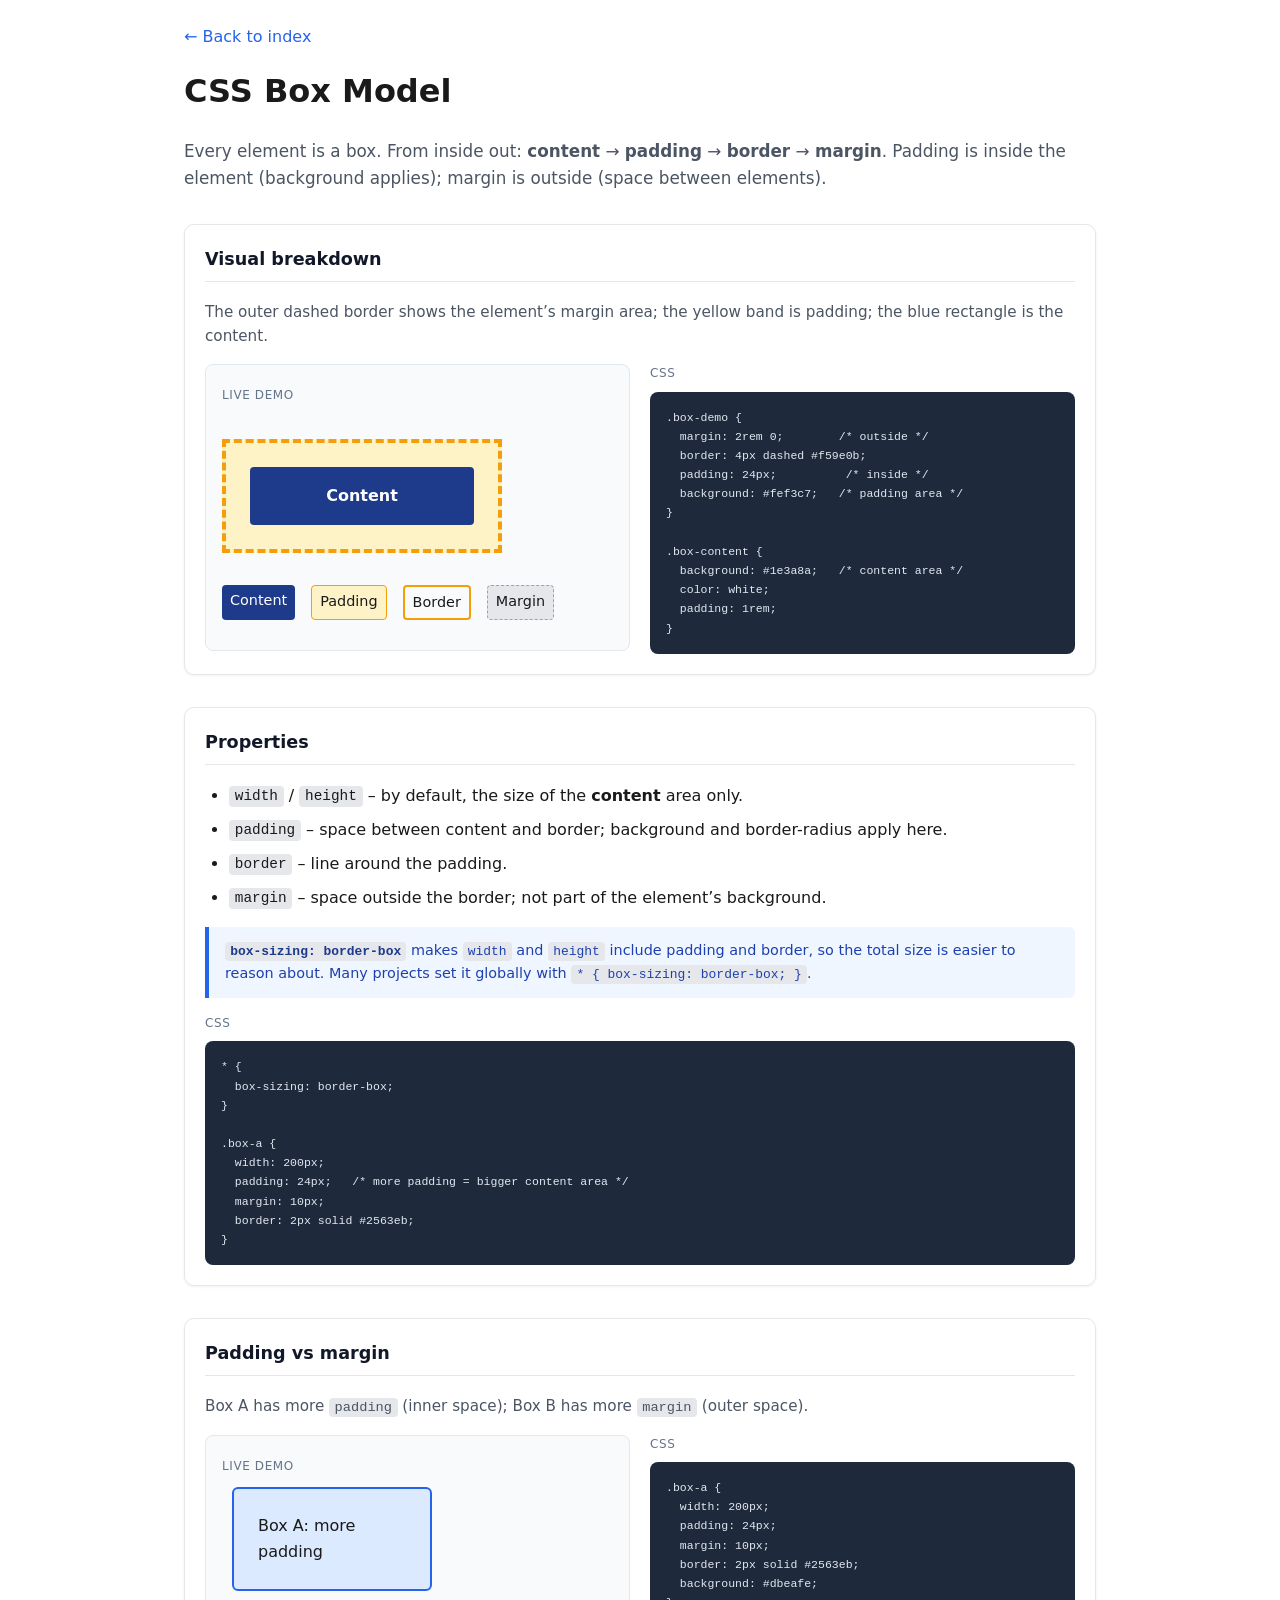
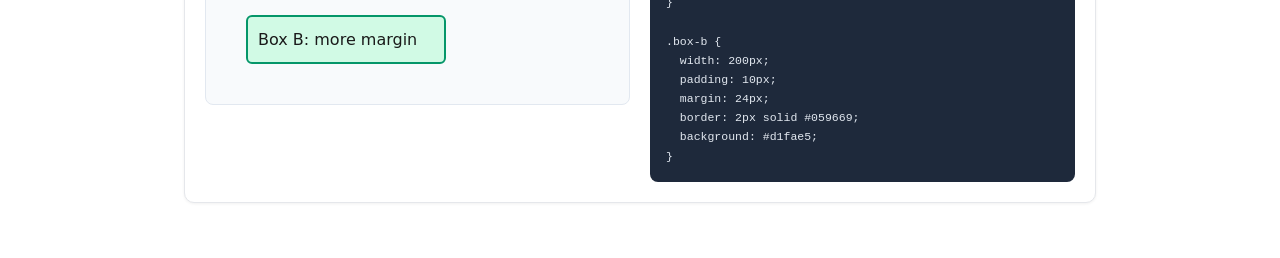
<file: html/box-model.html>
<!DOCTYPE html>
<html lang="en">
<head>
  <meta charset="UTF-8">
  <meta name="viewport" content="width=device-width, initial-scale=1.0">
  <title>CSS Box Model</title>
  <link rel="stylesheet" href="../css/base.css">
  <link rel="stylesheet" href="../css/box-model.css">
</head>
<body>
  <a href="index.html" class="back-link">← Back to index</a>
  <header>
    <h1>CSS Box Model</h1>
    <p>Every element is a box. From inside out: <strong>content</strong> → <strong>padding</strong> → <strong>border</strong> → <strong>margin</strong>. Padding is inside the element (background applies); margin is outside (space between elements).</p>
  </header>

  <section class="demo-section">
    <h3>Visual breakdown</h3>
    <p class="section-desc">The outer dashed border shows the element’s margin area; the yellow band is padding; the blue rectangle is the content.</p>
    <div class="demo-card">
      <div class="demo-preview">
        <span class="demo-preview-label">Live demo</span>
        <div class="box-demo">
          <div class="box-content">Content</div>
        </div>
        <p class="box-legend">
          <span class="legend-content">Content</span>
          <span class="legend-padding">Padding</span>
          <span class="legend-border">Border</span>
          <span class="legend-margin">Margin</span>
        </p>
      </div>
      <div class="code-panel">
        <span class="code-label">CSS</span>
        <pre class="code-block"><code>.box-demo {
  margin: 2rem 0;        /* outside */
  border: 4px dashed #f59e0b;
  padding: 24px;          /* inside */
  background: #fef3c7;   /* padding area */
}

.box-content {
  background: #1e3a8a;   /* content area */
  color: white;
  padding: 1rem;
}</code></pre>
      </div>
    </div>
  </section>

  <section class="demo-section">
    <h3>Properties</h3>
    <ul>
      <li><code>width</code> / <code>height</code> – by default, the size of the <strong>content</strong> area only.</li>
      <li><code>padding</code> – space between content and border; background and border-radius apply here.</li>
      <li><code>border</code> – line around the padding.</li>
      <li><code>margin</code> – space outside the border; not part of the element’s background.</li>
    </ul>
    <div class="tip-box">
      <strong><code>box-sizing: border-box</code></strong> makes <code>width</code> and <code>height</code> include padding and border, so the total size is easier to reason about. Many projects set it globally with <code>* { box-sizing: border-box; }</code>.
    </div>
    <div class="code-panel" style="margin-top: 1rem;">
      <span class="code-label">CSS</span>
      <pre class="code-block"><code>* {
  box-sizing: border-box;
}

.box-a {
  width: 200px;
  padding: 24px;   /* more padding = bigger content area */
  margin: 10px;
  border: 2px solid #2563eb;
}</code></pre>
    </div>
  </section>

  <section class="demo-section">
    <h3>Padding vs margin</h3>
    <p class="section-desc">Box A has more <code>padding</code> (inner space); Box B has more <code>margin</code> (outer space).</p>
    <div class="demo-card">
      <div class="demo-preview">
        <span class="demo-preview-label">Live demo</span>
        <div class="box-a">Box A: more padding</div>
        <div class="box-b">Box B: more margin</div>
      </div>
      <div class="code-panel">
        <span class="code-label">CSS</span>
        <pre class="code-block"><code>.box-a {
  width: 200px;
  padding: 24px;
  margin: 10px;
  border: 2px solid #2563eb;
  background: #dbeafe;
}

.box-b {
  width: 200px;
  padding: 10px;
  margin: 24px;
  border: 2px solid #059669;
  background: #d1fae5;
}</code></pre>
      </div>
    </div>
  </section>
</body>
</html>
</file>
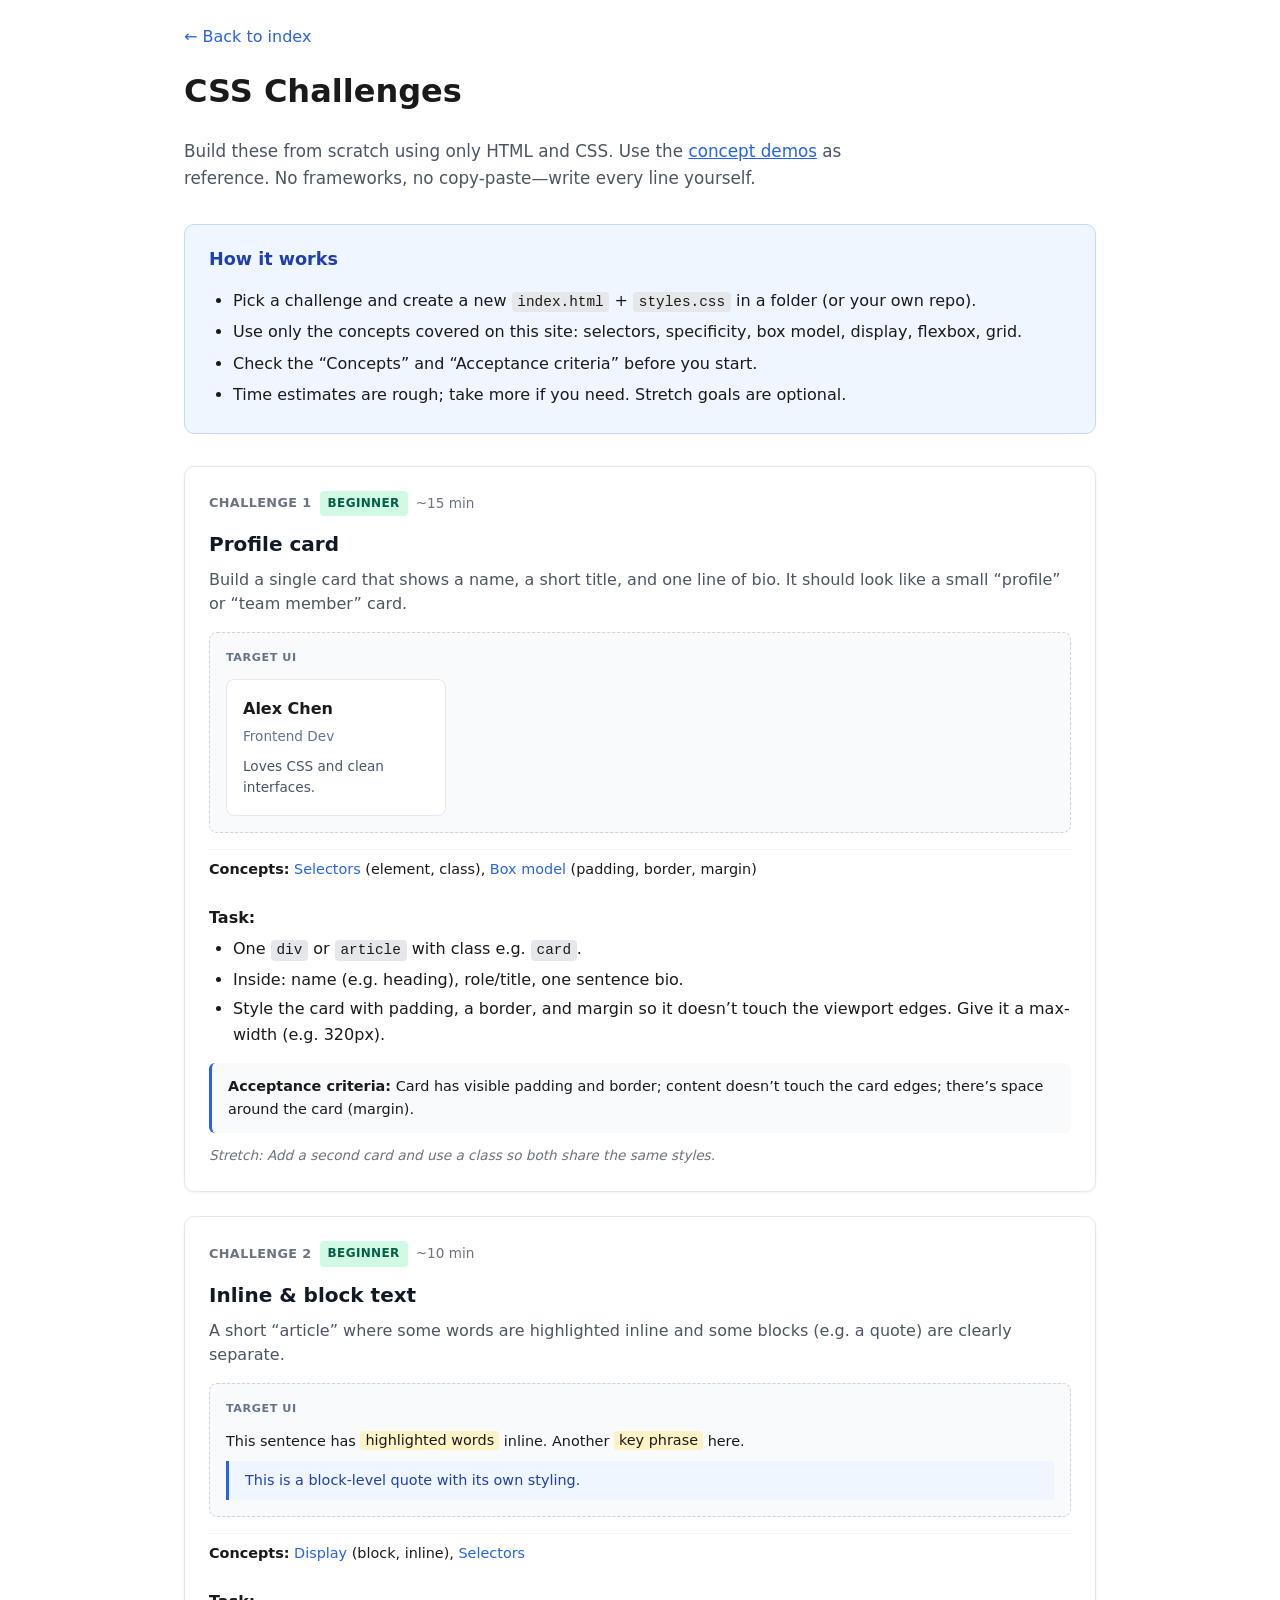
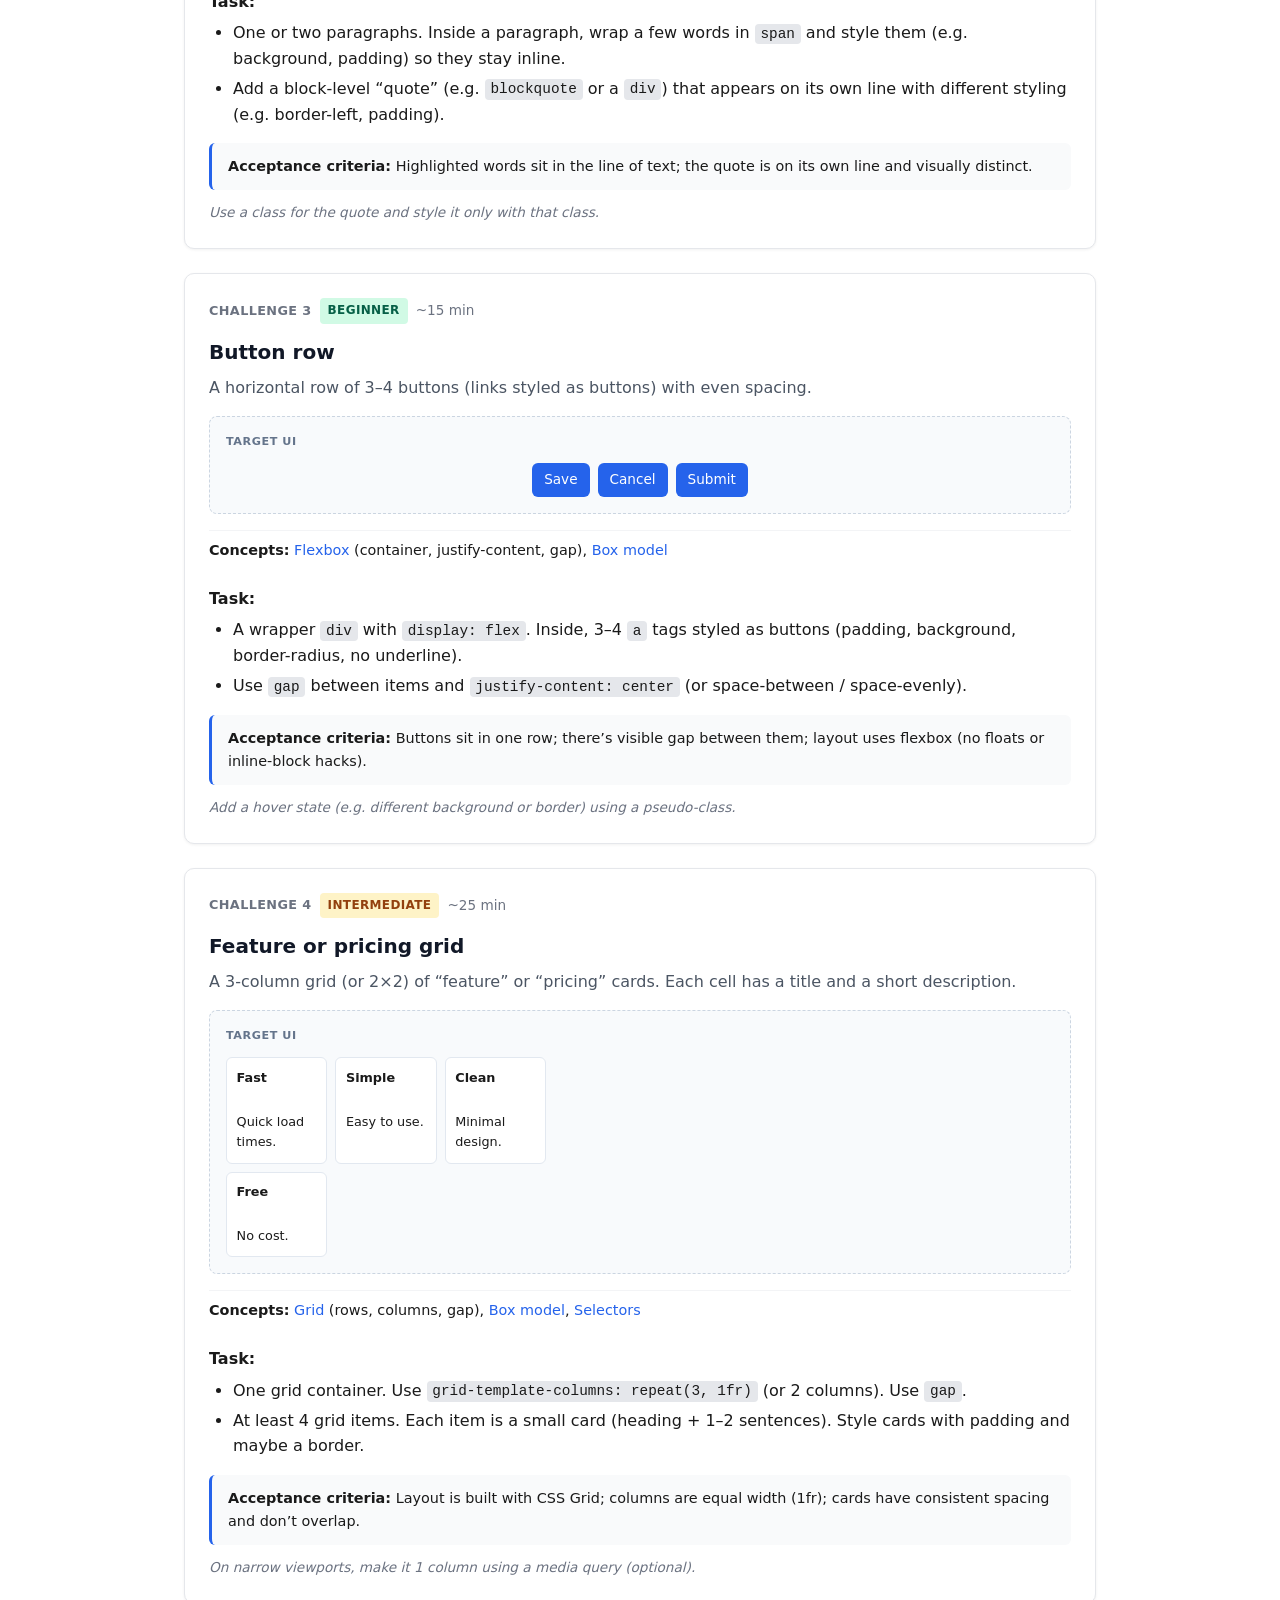
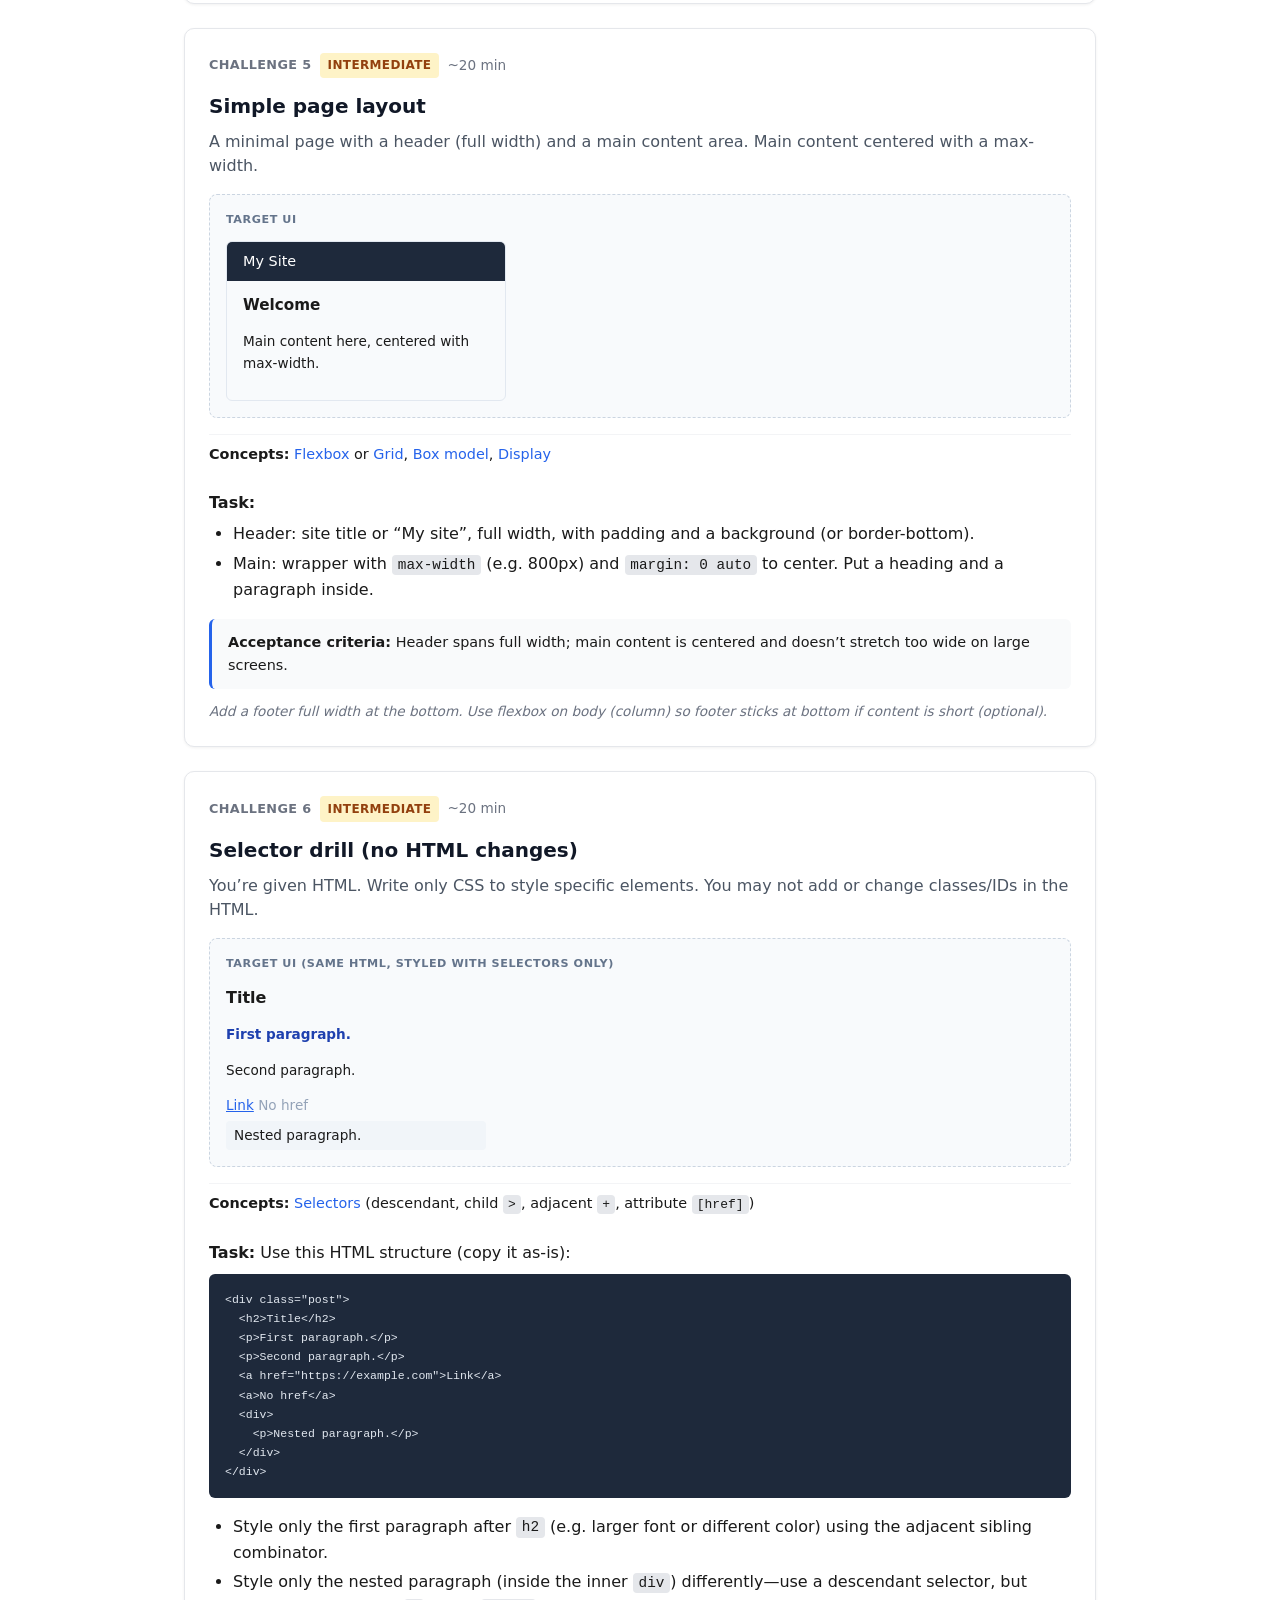
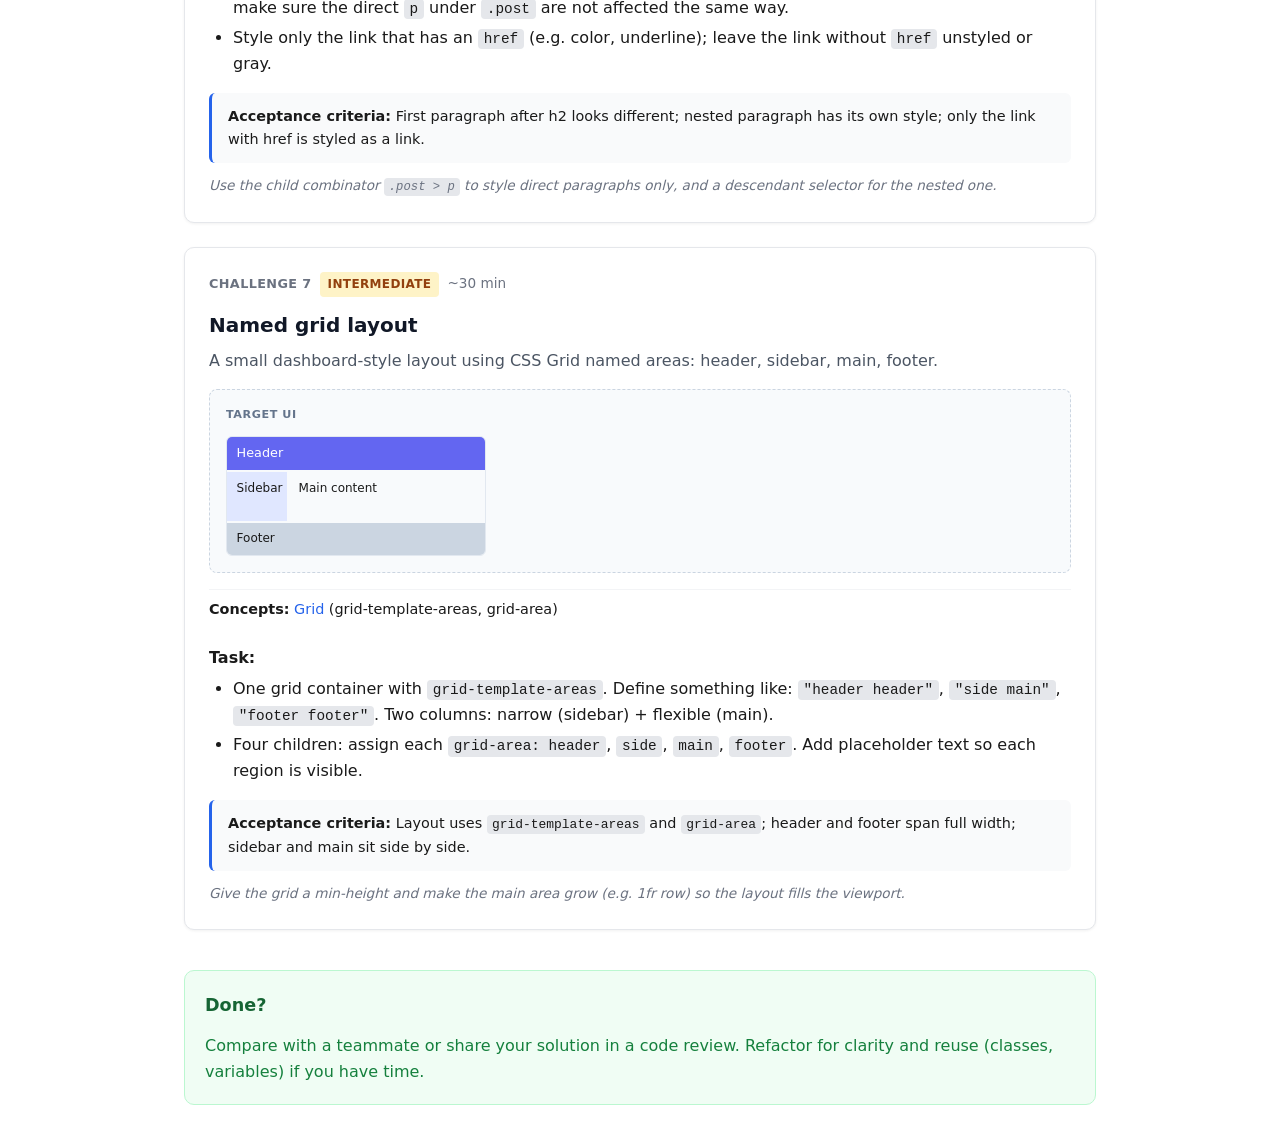
<file: html/challenges.html>
<!DOCTYPE html>
<html lang="en">
<head>
  <meta charset="UTF-8">
  <meta name="viewport" content="width=device-width, initial-scale=1.0">
  <title>CSS Challenges – Build from scratch</title>
  <link rel="stylesheet" href="../css/base.css">
  <link rel="stylesheet" href="../css/challenges.css">
</head>
<body>
  <a href="index.html" class="back-link">← Back to index</a>
  <header class="challenges-header">
    <h1>CSS Challenges</h1>
    <p>Build these from scratch using only HTML and CSS. Use the <a href="index.html">concept demos</a> as reference. No frameworks, no copy-paste—write every line yourself.</p>
  </header>

  <section class="challenge-intro">
    <h2>How it works</h2>
    <ul>
      <li>Pick a challenge and create a new <code>index.html</code> + <code>styles.css</code> in a folder (or your own repo).</li>
      <li>Use only the concepts covered on this site: selectors, specificity, box model, display, flexbox, grid.</li>
      <li>Check the “Concepts” and “Acceptance criteria” before you start.</li>
      <li>Time estimates are rough; take more if you need. Stretch goals are optional.</li>
    </ul>
  </section>

  <div class="challenges-list">

    <!-- Challenge 1 -->
    <article class="challenge-card" id="challenge-1">
      <div class="challenge-meta">
        <span class="challenge-num">Challenge 1</span>
        <span class="difficulty difficulty-beginner">Beginner</span>
        <span class="time">~15 min</span>
      </div>
      <h3>Profile card</h3>
      <p class="challenge-desc">Build a single card that shows a name, a short title, and one line of bio. It should look like a small “profile” or “team member” card.</p>
      <div class="dummy-ui dummy-ui-1">
        <span class="dummy-label">Target UI</span>
        <div class="dummy-card">
          <h4>Alex Chen</h4>
          <p class="dummy-role">Frontend Dev</p>
          <p class="dummy-bio">Loves CSS and clean interfaces.</p>
        </div>
      </div>
      <div class="challenge-concepts">
        <strong>Concepts:</strong> <a href="selectors.html">Selectors</a> (element, class), <a href="box-model.html">Box model</a> (padding, border, margin)
      </div>
      <div class="challenge-task">
        <strong>Task:</strong>
        <ul>
          <li>One <code>div</code> or <code>article</code> with class e.g. <code>card</code>.</li>
          <li>Inside: name (e.g. heading), role/title, one sentence bio.</li>
          <li>Style the card with padding, a border, and margin so it doesn’t touch the viewport edges. Give it a max-width (e.g. 320px).</li>
        </ul>
      </div>
      <div class="challenge-criteria">
        <strong>Acceptance criteria:</strong> Card has visible padding and border; content doesn’t touch the card edges; there’s space around the card (margin).
      </div>
      <p class="stretch">Stretch: Add a second card and use a class so both share the same styles.</p>
    </article>

    <!-- Challenge 2 -->
    <article class="challenge-card" id="challenge-2">
      <div class="challenge-meta">
        <span class="challenge-num">Challenge 2</span>
        <span class="difficulty difficulty-beginner">Beginner</span>
        <span class="time">~10 min</span>
      </div>
      <h3>Inline & block text</h3>
      <p class="challenge-desc">A short “article” where some words are highlighted inline and some blocks (e.g. a quote) are clearly separate.</p>
      <div class="dummy-ui dummy-ui-2">
        <span class="dummy-label">Target UI</span>
        <p>This sentence has <span class="dummy-highlight">highlighted words</span> inline. Another <span class="dummy-highlight">key phrase</span> here.</p>
        <blockquote class="dummy-quote">This is a block-level quote with its own styling.</blockquote>
      </div>
      <div class="challenge-concepts">
        <strong>Concepts:</strong> <a href="display.html">Display</a> (block, inline), <a href="selectors.html">Selectors</a>
      </div>
      <div class="challenge-task">
        <strong>Task:</strong>
        <ul>
          <li>One or two paragraphs. Inside a paragraph, wrap a few words in <code>span</code> and style them (e.g. background, padding) so they stay inline.</li>
          <li>Add a block-level “quote” (e.g. <code>blockquote</code> or a <code>div</code>) that appears on its own line with different styling (e.g. border-left, padding).</li>
        </ul>
      </div>
      <div class="challenge-criteria">
        <strong>Acceptance criteria:</strong> Highlighted words sit in the line of text; the quote is on its own line and visually distinct.
      </div>
      <p class="stretch">Use a class for the quote and style it only with that class.</p>
    </article>

    <!-- Challenge 3 -->
    <article class="challenge-card" id="challenge-3">
      <div class="challenge-meta">
        <span class="challenge-num">Challenge 3</span>
        <span class="difficulty difficulty-beginner">Beginner</span>
        <span class="time">~15 min</span>
      </div>
      <h3>Button row</h3>
      <p class="challenge-desc">A horizontal row of 3–4 buttons (links styled as buttons) with even spacing.</p>
      <div class="dummy-ui dummy-ui-3">
        <span class="dummy-label">Target UI</span>
        <div class="dummy-btn-row">
          <a href="#" class="dummy-btn">Save</a>
          <a href="#" class="dummy-btn">Cancel</a>
          <a href="#" class="dummy-btn">Submit</a>
        </div>
      </div>
      <div class="challenge-concepts">
        <strong>Concepts:</strong> <a href="flexbox.html">Flexbox</a> (container, justify-content, gap), <a href="box-model.html">Box model</a>
      </div>
      <div class="challenge-task">
        <strong>Task:</strong>
        <ul>
          <li>A wrapper <code>div</code> with <code>display: flex</code>. Inside, 3–4 <code>a</code> tags styled as buttons (padding, background, border-radius, no underline).</li>
          <li>Use <code>gap</code> between items and <code>justify-content: center</code> (or space-between / space-evenly).</li>
        </ul>
      </div>
      <div class="challenge-criteria">
        <strong>Acceptance criteria:</strong> Buttons sit in one row; there’s visible gap between them; layout uses flexbox (no floats or inline-block hacks).
      </div>
      <p class="stretch">Add a hover state (e.g. different background or border) using a pseudo-class.</p>
    </article>

    <!-- Challenge 4 -->
    <article class="challenge-card" id="challenge-4">
      <div class="challenge-meta">
        <span class="challenge-num">Challenge 4</span>
        <span class="difficulty difficulty-intermediate">Intermediate</span>
        <span class="time">~25 min</span>
      </div>
      <h3>Feature or pricing grid</h3>
      <p class="challenge-desc">A 3-column grid (or 2×2) of “feature” or “pricing” cards. Each cell has a title and a short description.</p>
      <div class="dummy-ui dummy-ui-4">
        <span class="dummy-label">Target UI</span>
        <div class="dummy-grid">
          <div class="dummy-grid-cell"><strong>Fast</strong><br>Quick load times.</div>
          <div class="dummy-grid-cell"><strong>Simple</strong><br>Easy to use.</div>
          <div class="dummy-grid-cell"><strong>Clean</strong><br>Minimal design.</div>
          <div class="dummy-grid-cell"><strong>Free</strong><br>No cost.</div>
        </div>
      </div>
      <div class="challenge-concepts">
        <strong>Concepts:</strong> <a href="grid.html">Grid</a> (rows, columns, gap), <a href="box-model.html">Box model</a>, <a href="selectors.html">Selectors</a>
      </div>
      <div class="challenge-task">
        <strong>Task:</strong>
        <ul>
          <li>One grid container. Use <code>grid-template-columns: repeat(3, 1fr)</code> (or 2 columns). Use <code>gap</code>.</li>
          <li>At least 4 grid items. Each item is a small card (heading + 1–2 sentences). Style cards with padding and maybe a border.</li>
        </ul>
      </div>
      <div class="challenge-criteria">
        <strong>Acceptance criteria:</strong> Layout is built with CSS Grid; columns are equal width (1fr); cards have consistent spacing and don’t overlap.
      </div>
      <p class="stretch">On narrow viewports, make it 1 column using a media query (optional).</p>
    </article>

    <!-- Challenge 5 -->
    <article class="challenge-card" id="challenge-5">
      <div class="challenge-meta">
        <span class="challenge-num">Challenge 5</span>
        <span class="difficulty difficulty-intermediate">Intermediate</span>
        <span class="time">~20 min</span>
      </div>
      <h3>Simple page layout</h3>
      <p class="challenge-desc">A minimal page with a header (full width) and a main content area. Main content centered with a max-width.</p>
      <div class="dummy-ui dummy-ui-5">
        <span class="dummy-label">Target UI</span>
        <div class="dummy-page">
          <header class="dummy-page-header">My Site</header>
          <main class="dummy-page-main">
            <h4>Welcome</h4>
            <p>Main content here, centered with max-width.</p>
          </main>
        </div>
      </div>
      <div class="challenge-concepts">
        <strong>Concepts:</strong> <a href="flexbox.html">Flexbox</a> or <a href="grid.html">Grid</a>, <a href="box-model.html">Box model</a>, <a href="display.html">Display</a>
      </div>
      <div class="challenge-task">
        <strong>Task:</strong>
        <ul>
          <li>Header: site title or “My site”, full width, with padding and a background (or border-bottom).</li>
          <li>Main: wrapper with <code>max-width</code> (e.g. 800px) and <code>margin: 0 auto</code> to center. Put a heading and a paragraph inside.</li>
        </ul>
      </div>
      <div class="challenge-criteria">
        <strong>Acceptance criteria:</strong> Header spans full width; main content is centered and doesn’t stretch too wide on large screens.
      </div>
      <p class="stretch">Add a footer full width at the bottom. Use flexbox on body (column) so footer sticks at bottom if content is short (optional).</p>
    </article>

    <!-- Challenge 6 -->
    <article class="challenge-card" id="challenge-6">
      <div class="challenge-meta">
        <span class="challenge-num">Challenge 6</span>
        <span class="difficulty difficulty-intermediate">Intermediate</span>
        <span class="time">~20 min</span>
      </div>
      <h3>Selector drill (no HTML changes)</h3>
      <p class="challenge-desc">You’re given HTML. Write only CSS to style specific elements. You may not add or change classes/IDs in the HTML.</p>
      <div class="dummy-ui dummy-ui-6">
        <span class="dummy-label">Target UI (same HTML, styled with selectors only)</span>
        <div class="post">
          <h2>Title</h2>
          <p>First paragraph.</p>
          <p>Second paragraph.</p>
          <a href="https://example.com">Link</a>
          <a>No href</a>
          <div>
            <p>Nested paragraph.</p>
          </div>
        </div>
      </div>
      <div class="challenge-concepts">
        <strong>Concepts:</strong> <a href="selectors.html">Selectors</a> (descendant, child <code>&gt;</code>, adjacent <code>+</code>, attribute <code>[href]</code>)
      </div>
      <div class="challenge-task">
        <strong>Task:</strong> Use this HTML structure (copy it as-is):
        <pre class="given-html"><code>&lt;div class="post"&gt;
  &lt;h2&gt;Title&lt;/h2&gt;
  &lt;p&gt;First paragraph.&lt;/p&gt;
  &lt;p&gt;Second paragraph.&lt;/p&gt;
  &lt;a href="https://example.com"&gt;Link&lt;/a&gt;
  &lt;a&gt;No href&lt;/a&gt;
  &lt;div&gt;
    &lt;p&gt;Nested paragraph.&lt;/p&gt;
  &lt;/div&gt;
&lt;/div&gt;</code></pre>
        <ul>
          <li>Style only the first paragraph after <code>h2</code> (e.g. larger font or different color) using the adjacent sibling combinator.</li>
          <li>Style only the nested paragraph (inside the inner <code>div</code>) differently—use a descendant selector, but make sure the direct <code>p</code> under <code>.post</code> are not affected the same way.</li>
          <li>Style only the link that has an <code>href</code> (e.g. color, underline); leave the link without <code>href</code> unstyled or gray.</li>
        </ul>
      </div>
      <div class="challenge-criteria">
        <strong>Acceptance criteria:</strong> First paragraph after h2 looks different; nested paragraph has its own style; only the link with href is styled as a link.
      </div>
      <p class="stretch">Use the child combinator <code>.post &gt; p</code> to style direct paragraphs only, and a descendant selector for the nested one.</p>
    </article>

    <!-- Challenge 7 -->
    <article class="challenge-card" id="challenge-7">
      <div class="challenge-meta">
        <span class="challenge-num">Challenge 7</span>
        <span class="difficulty difficulty-intermediate">Intermediate</span>
        <span class="time">~30 min</span>
      </div>
      <h3>Named grid layout</h3>
      <p class="challenge-desc">A small dashboard-style layout using CSS Grid named areas: header, sidebar, main, footer.</p>
      <div class="dummy-ui dummy-ui-7">
        <span class="dummy-label">Target UI</span>
        <div class="dummy-dashboard">
          <header class="dummy-dash-header">Header</header>
          <aside class="dummy-dash-side">Sidebar</aside>
          <main class="dummy-dash-main">Main content</main>
          <footer class="dummy-dash-footer">Footer</footer>
        </div>
      </div>
      <div class="challenge-concepts">
        <strong>Concepts:</strong> <a href="grid.html">Grid</a> (grid-template-areas, grid-area)
      </div>
      <div class="challenge-task">
        <strong>Task:</strong>
        <ul>
          <li>One grid container with <code>grid-template-areas</code>. Define something like: <code>"header header"</code>, <code>"side main"</code>, <code>"footer footer"</code>. Two columns: narrow (sidebar) + flexible (main).</li>
          <li>Four children: assign each <code>grid-area: header</code>, <code>side</code>, <code>main</code>, <code>footer</code>. Add placeholder text so each region is visible.</li>
        </ul>
      </div>
      <div class="challenge-criteria">
        <strong>Acceptance criteria:</strong> Layout uses <code>grid-template-areas</code> and <code>grid-area</code>; header and footer span full width; sidebar and main sit side by side.
      </div>
      <p class="stretch">Give the grid a min-height and make the main area grow (e.g. 1fr row) so the layout fills the viewport.</p>
    </article>

  </div>

  <section class="challenge-outro">
    <h2>Done?</h2>
    <p>Compare with a teammate or share your solution in a code review. Refactor for clarity and reuse (classes, variables) if you have time.</p>
  </section>
</body>
</html>
</file>
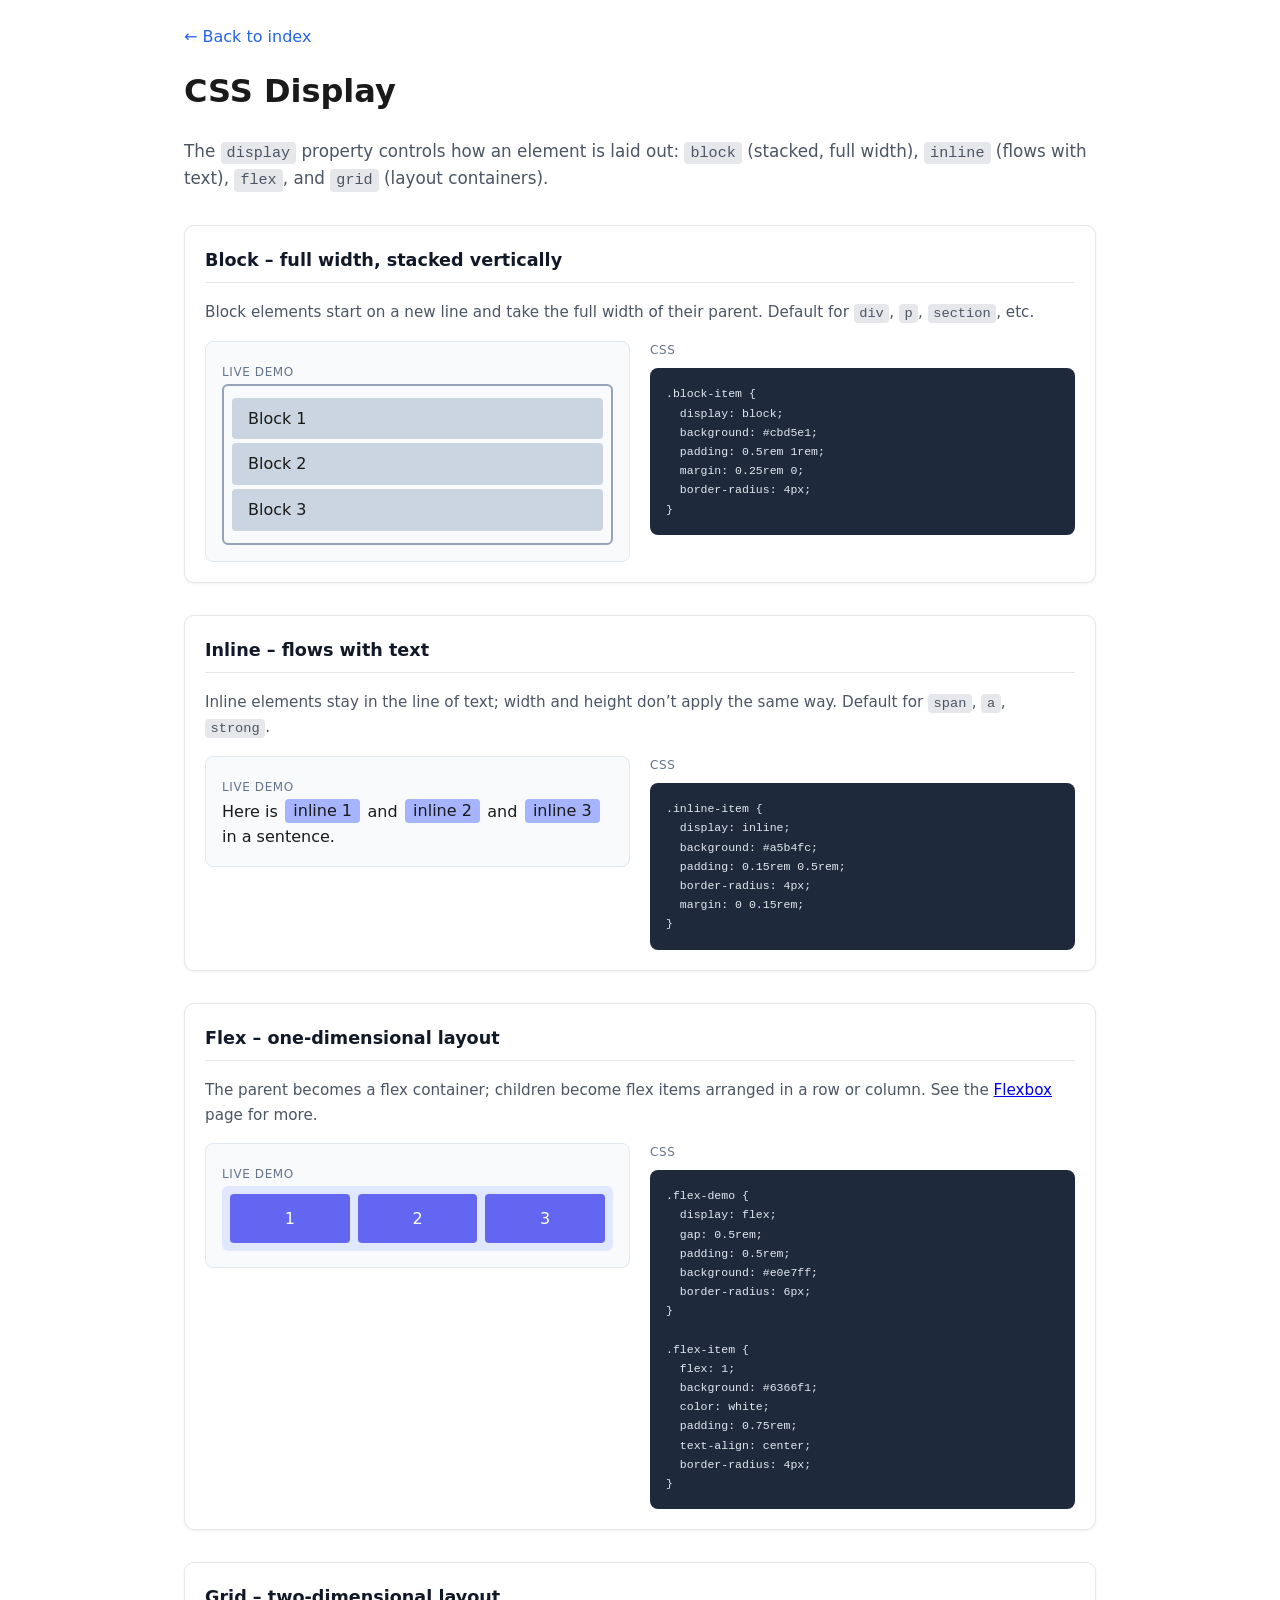
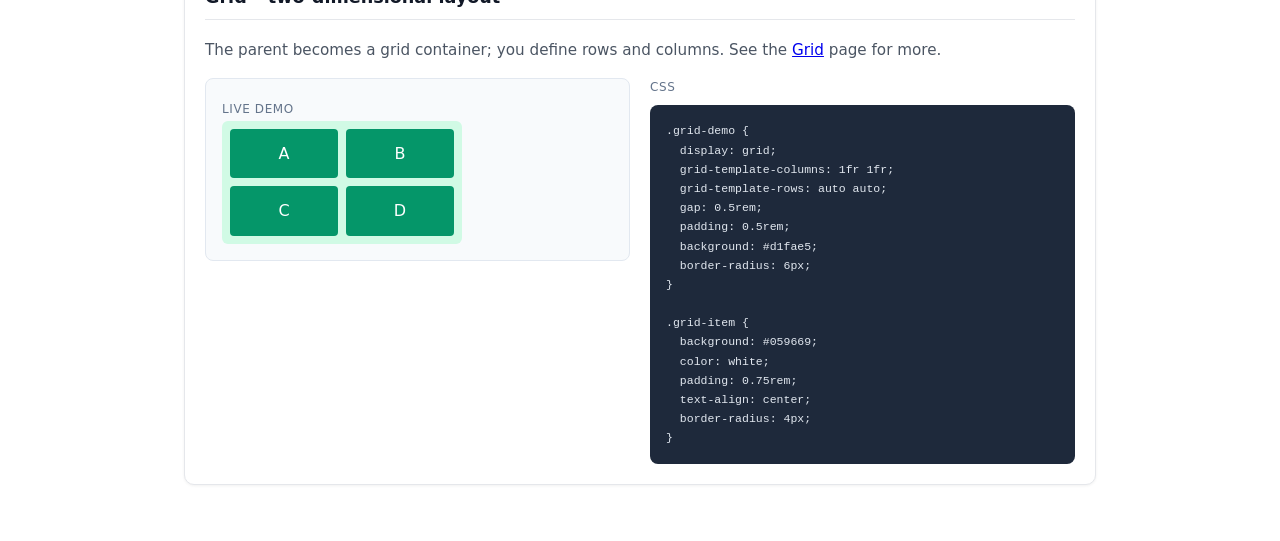
<file: html/display.html>
<!DOCTYPE html>
<html lang="en">
<head>
  <meta charset="UTF-8">
  <meta name="viewport" content="width=device-width, initial-scale=1.0">
  <title>CSS Display</title>
  <link rel="stylesheet" href="../css/base.css">
  <link rel="stylesheet" href="../css/display.css">
</head>
<body>
  <a href="index.html" class="back-link">← Back to index</a>
  <header>
    <h1>CSS Display</h1>
    <p>The <code>display</code> property controls how an element is laid out: <code>block</code> (stacked, full width), <code>inline</code> (flows with text), <code>flex</code>, and <code>grid</code> (layout containers).</p>
  </header>

  <section class="demo-section">
    <h3>Block – full width, stacked vertically</h3>
    <p class="section-desc">Block elements start on a new line and take the full width of their parent. Default for <code>div</code>, <code>p</code>, <code>section</code>, etc.</p>
    <div class="demo-card">
      <div class="demo-preview">
        <span class="demo-preview-label">Live demo</span>
        <div class="block-demo">
          <div class="block-item">Block 1</div>
          <div class="block-item">Block 2</div>
          <div class="block-item">Block 3</div>
        </div>
      </div>
      <div class="code-panel">
        <span class="code-label">CSS</span>
        <pre class="code-block"><code>.block-item {
  display: block;
  background: #cbd5e1;
  padding: 0.5rem 1rem;
  margin: 0.25rem 0;
  border-radius: 4px;
}</code></pre>
      </div>
    </div>
  </section>

  <section class="demo-section">
    <h3>Inline – flows with text</h3>
    <p class="section-desc">Inline elements stay in the line of text; width and height don’t apply the same way. Default for <code>span</code>, <code>a</code>, <code>strong</code>.</p>
    <div class="demo-card">
      <div class="demo-preview">
        <span class="demo-preview-label">Live demo</span>
        <p class="inline-demo">
          Here is <span class="inline-item">inline 1</span> and
          <span class="inline-item">inline 2</span> and
          <span class="inline-item">inline 3</span> in a sentence.
        </p>
      </div>
      <div class="code-panel">
        <span class="code-label">CSS</span>
        <pre class="code-block"><code>.inline-item {
  display: inline;
  background: #a5b4fc;
  padding: 0.15rem 0.5rem;
  border-radius: 4px;
  margin: 0 0.15rem;
}</code></pre>
      </div>
    </div>
  </section>

  <section class="demo-section">
    <h3>Flex – one-dimensional layout</h3>
    <p class="section-desc">The parent becomes a flex container; children become flex items arranged in a row or column. See the <a href="flexbox.html">Flexbox</a> page for more.</p>
    <div class="demo-card">
      <div class="demo-preview">
        <span class="demo-preview-label">Live demo</span>
        <div class="flex-demo">
          <div class="flex-item">1</div>
          <div class="flex-item">2</div>
          <div class="flex-item">3</div>
        </div>
      </div>
      <div class="code-panel">
        <span class="code-label">CSS</span>
        <pre class="code-block"><code>.flex-demo {
  display: flex;
  gap: 0.5rem;
  padding: 0.5rem;
  background: #e0e7ff;
  border-radius: 6px;
}

.flex-item {
  flex: 1;
  background: #6366f1;
  color: white;
  padding: 0.75rem;
  text-align: center;
  border-radius: 4px;
}</code></pre>
      </div>
    </div>
  </section>

  <section class="demo-section">
    <h3>Grid – two-dimensional layout</h3>
    <p class="section-desc">The parent becomes a grid container; you define rows and columns. See the <a href="grid.html">Grid</a> page for more.</p>
    <div class="demo-card">
      <div class="demo-preview">
        <span class="demo-preview-label">Live demo</span>
        <div class="grid-demo">
          <div class="grid-item">A</div>
          <div class="grid-item">B</div>
          <div class="grid-item">C</div>
          <div class="grid-item">D</div>
        </div>
      </div>
      <div class="code-panel">
        <span class="code-label">CSS</span>
        <pre class="code-block"><code>.grid-demo {
  display: grid;
  grid-template-columns: 1fr 1fr;
  grid-template-rows: auto auto;
  gap: 0.5rem;
  padding: 0.5rem;
  background: #d1fae5;
  border-radius: 6px;
}

.grid-item {
  background: #059669;
  color: white;
  padding: 0.75rem;
  text-align: center;
  border-radius: 4px;
}</code></pre>
      </div>
    </div>
  </section>
</body>
</html>
</file>
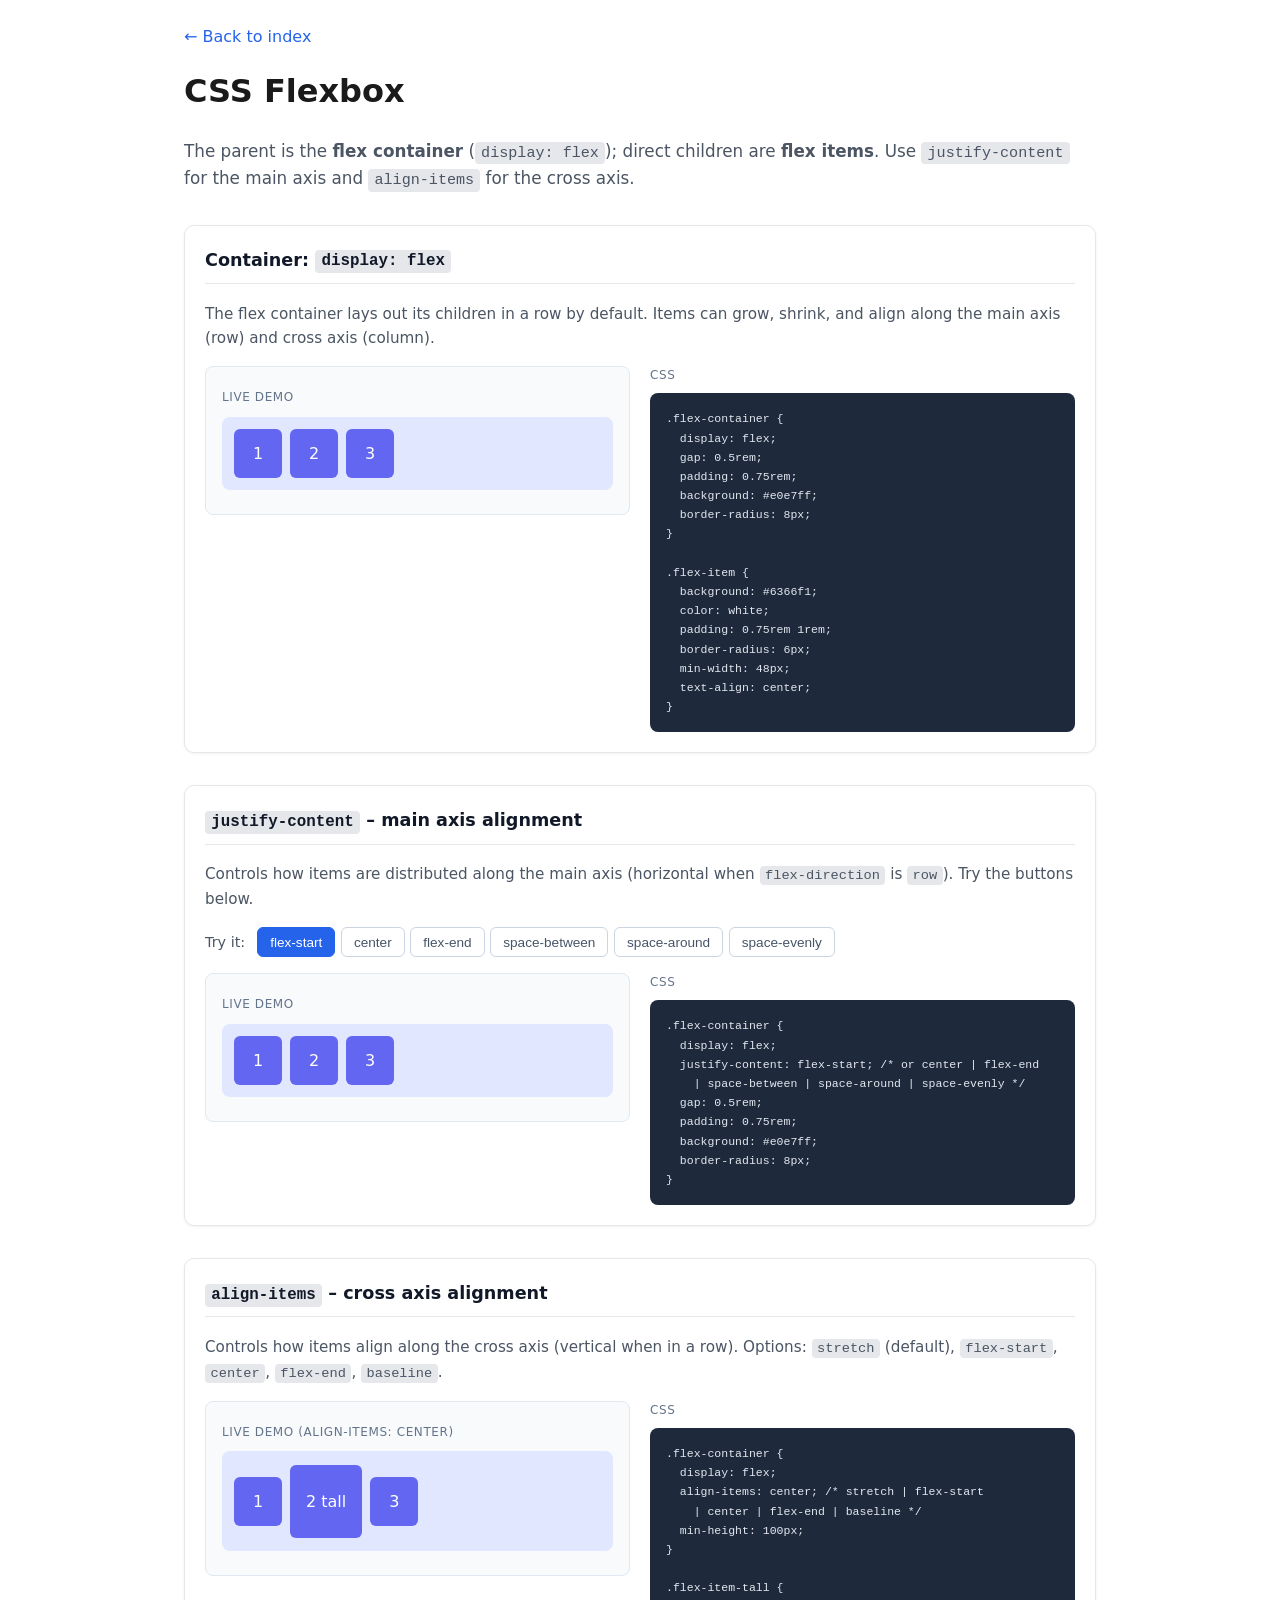
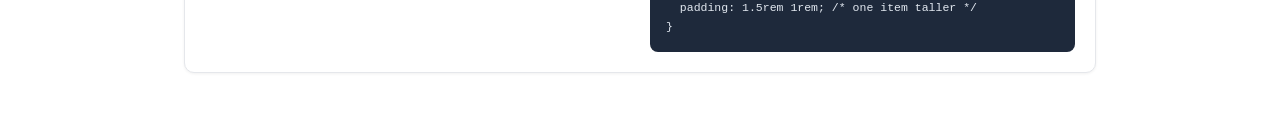
<file: html/flexbox.html>
<!DOCTYPE html>
<html lang="en">
<head>
  <meta charset="UTF-8">
  <meta name="viewport" content="width=device-width, initial-scale=1.0">
  <title>CSS Flexbox</title>
  <link rel="stylesheet" href="../css/base.css">
  <link rel="stylesheet" href="../css/flexbox.css">
</head>
<body>
  <a href="index.html" class="back-link">← Back to index</a>
  <header>
    <h1>CSS Flexbox</h1>
    <p>The parent is the <strong>flex container</strong> (<code>display: flex</code>); direct children are <strong>flex items</strong>. Use <code>justify-content</code> for the main axis and <code>align-items</code> for the cross axis.</p>
  </header>

  <section class="demo-section">
    <h3>Container: <code>display: flex</code></h3>
    <p class="section-desc">The flex container lays out its children in a row by default. Items can grow, shrink, and align along the main axis (row) and cross axis (column).</p>
    <div class="demo-card">
      <div class="demo-preview">
        <span class="demo-preview-label">Live demo</span>
        <div class="flex-container">
          <div class="flex-item">1</div>
          <div class="flex-item">2</div>
          <div class="flex-item">3</div>
        </div>
      </div>
      <div class="code-panel">
        <span class="code-label">CSS</span>
        <pre class="code-block"><code>.flex-container {
  display: flex;
  gap: 0.5rem;
  padding: 0.75rem;
  background: #e0e7ff;
  border-radius: 8px;
}

.flex-item {
  background: #6366f1;
  color: white;
  padding: 0.75rem 1rem;
  border-radius: 6px;
  min-width: 48px;
  text-align: center;
}</code></pre>
      </div>
    </div>
  </section>

  <section class="demo-section">
    <h3><code>justify-content</code> – main axis alignment</h3>
    <p class="section-desc">Controls how items are distributed along the main axis (horizontal when <code>flex-direction</code> is <code>row</code>). Try the buttons below.</p>
    <div class="control-strip">
      <label>Try it:</label>
      <div class="btn-group">
        <button type="button" data-justify="flex-start" class="active">flex-start</button>
        <button type="button" data-justify="center">center</button>
        <button type="button" data-justify="flex-end">flex-end</button>
        <button type="button" data-justify="space-between">space-between</button>
        <button type="button" data-justify="space-around">space-around</button>
        <button type="button" data-justify="space-evenly">space-evenly</button>
      </div>
    </div>
    <div class="demo-card">
      <div class="demo-preview">
        <span class="demo-preview-label">Live demo</span>
        <div id="flex-justify-demo" class="flex-container justify-start">
          <div class="flex-item">1</div>
          <div class="flex-item">2</div>
          <div class="flex-item">3</div>
        </div>
      </div>
      <div class="code-panel">
        <span class="code-label">CSS</span>
        <pre class="code-block"><code>.flex-container {
  display: flex;
  justify-content: flex-start; /* or center | flex-end
    | space-between | space-around | space-evenly */
  gap: 0.5rem;
  padding: 0.75rem;
  background: #e0e7ff;
  border-radius: 8px;
}</code></pre>
      </div>
    </div>
  </section>

  <section class="demo-section">
    <h3><code>align-items</code> – cross axis alignment</h3>
    <p class="section-desc">Controls how items align along the cross axis (vertical when in a row). Options: <code>stretch</code> (default), <code>flex-start</code>, <code>center</code>, <code>flex-end</code>, <code>baseline</code>.</p>
    <div class="demo-card">
      <div class="demo-preview">
        <span class="demo-preview-label">Live demo (align-items: center)</span>
        <div class="flex-container align-center tall">
          <div class="flex-item">1</div>
          <div class="flex-item flex-item-tall">2 tall</div>
          <div class="flex-item">3</div>
        </div>
      </div>
      <div class="code-panel">
        <span class="code-label">CSS</span>
        <pre class="code-block"><code>.flex-container {
  display: flex;
  align-items: center; /* stretch | flex-start
    | center | flex-end | baseline */
  min-height: 100px;
}

.flex-item-tall {
  padding: 1.5rem 1rem; /* one item taller */
}</code></pre>
      </div>
    </div>
  </section>

  <script src="../js/interactive.js"></script>
</body>
</html>
</file>
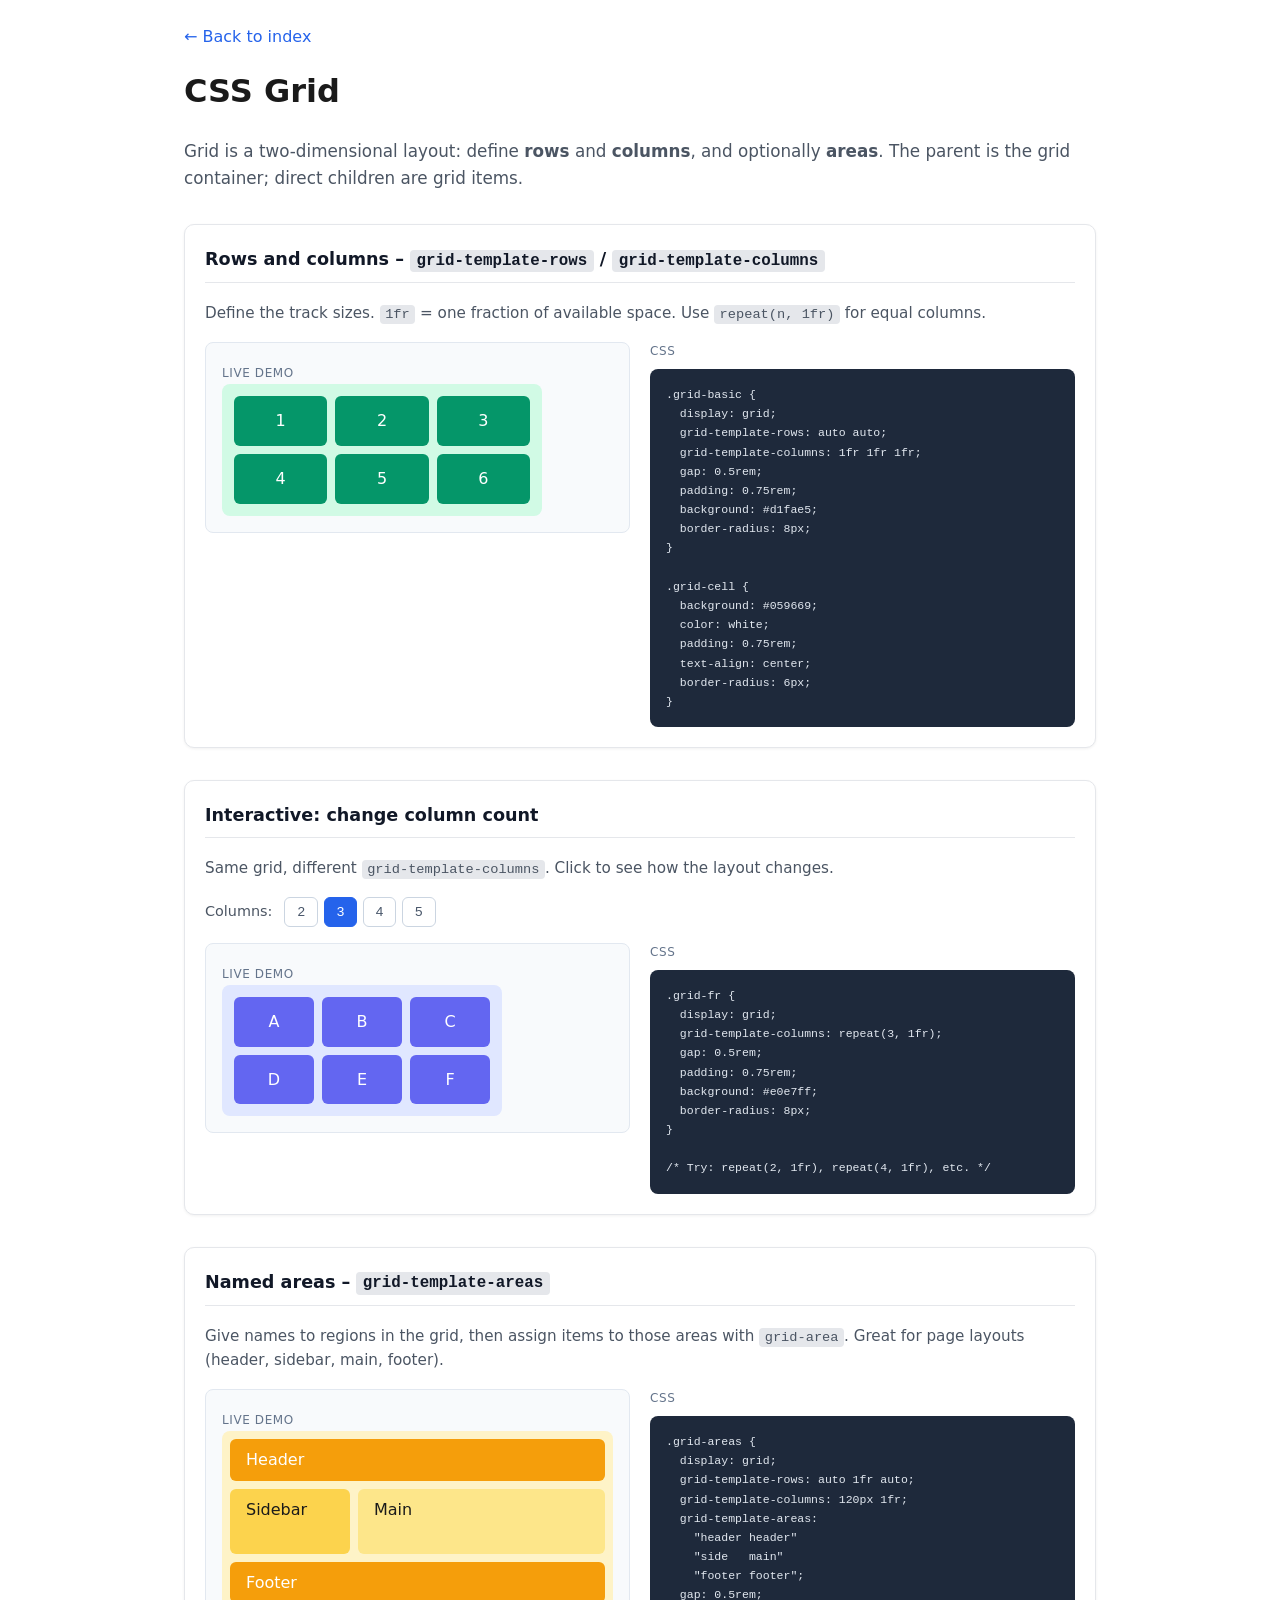
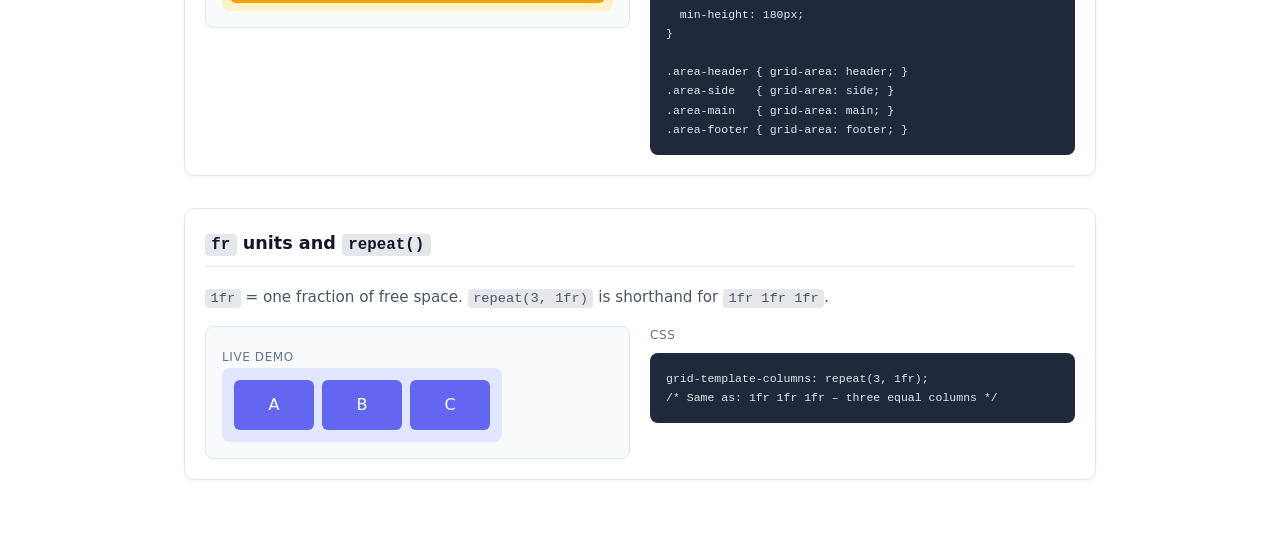
<file: html/grid.html>
<!DOCTYPE html>
<html lang="en">
<head>
  <meta charset="UTF-8">
  <meta name="viewport" content="width=device-width, initial-scale=1.0">
  <title>CSS Grid</title>
  <link rel="stylesheet" href="../css/base.css">
  <link rel="stylesheet" href="../css/grid.css">
</head>
<body>
  <a href="index.html" class="back-link">← Back to index</a>
  <header>
    <h1>CSS Grid</h1>
    <p>Grid is a two-dimensional layout: define <strong>rows</strong> and <strong>columns</strong>, and optionally <strong>areas</strong>. The parent is the grid container; direct children are grid items.</p>
  </header>

  <section class="demo-section">
    <h3>Rows and columns – <code>grid-template-rows</code> / <code>grid-template-columns</code></h3>
    <p class="section-desc">Define the track sizes. <code>1fr</code> = one fraction of available space. Use <code>repeat(n, 1fr)</code> for equal columns.</p>
    <div class="demo-card">
      <div class="demo-preview">
        <span class="demo-preview-label">Live demo</span>
        <div class="grid-basic">
          <div class="grid-cell">1</div>
          <div class="grid-cell">2</div>
          <div class="grid-cell">3</div>
          <div class="grid-cell">4</div>
          <div class="grid-cell">5</div>
          <div class="grid-cell">6</div>
        </div>
      </div>
      <div class="code-panel">
        <span class="code-label">CSS</span>
        <pre class="code-block"><code>.grid-basic {
  display: grid;
  grid-template-rows: auto auto;
  grid-template-columns: 1fr 1fr 1fr;
  gap: 0.5rem;
  padding: 0.75rem;
  background: #d1fae5;
  border-radius: 8px;
}

.grid-cell {
  background: #059669;
  color: white;
  padding: 0.75rem;
  text-align: center;
  border-radius: 6px;
}</code></pre>
      </div>
    </div>
  </section>

  <section class="demo-section">
    <h3>Interactive: change column count</h3>
    <p class="section-desc">Same grid, different <code>grid-template-columns</code>. Click to see how the layout changes.</p>
    <div class="control-strip">
      <label>Columns:</label>
      <div class="btn-group">
        <button type="button" data-cols="2">2</button>
        <button type="button" data-cols="3" class="active">3</button>
        <button type="button" data-cols="4">4</button>
        <button type="button" data-cols="5">5</button>
      </div>
    </div>
    <div class="demo-card">
      <div class="demo-preview">
        <span class="demo-preview-label">Live demo</span>
        <div id="grid-cols-demo" class="grid-fr">
          <div class="grid-cell">A</div>
          <div class="grid-cell">B</div>
          <div class="grid-cell">C</div>
          <div class="grid-cell">D</div>
          <div class="grid-cell">E</div>
          <div class="grid-cell">F</div>
        </div>
      </div>
      <div class="code-panel">
        <span class="code-label">CSS</span>
        <pre class="code-block"><code>.grid-fr {
  display: grid;
  grid-template-columns: repeat(3, 1fr);
  gap: 0.5rem;
  padding: 0.75rem;
  background: #e0e7ff;
  border-radius: 8px;
}

/* Try: repeat(2, 1fr), repeat(4, 1fr), etc. */</code></pre>
      </div>
    </div>
  </section>

  <section class="demo-section">
    <h3>Named areas – <code>grid-template-areas</code></h3>
    <p class="section-desc">Give names to regions in the grid, then assign items to those areas with <code>grid-area</code>. Great for page layouts (header, sidebar, main, footer).</p>
    <div class="demo-card">
      <div class="demo-preview">
        <span class="demo-preview-label">Live demo</span>
        <div class="grid-areas">
          <header class="area-header">Header</header>
          <aside class="area-side">Sidebar</aside>
          <main class="area-main">Main</main>
          <footer class="area-footer">Footer</footer>
        </div>
      </div>
      <div class="code-panel">
        <span class="code-label">CSS</span>
        <pre class="code-block"><code>.grid-areas {
  display: grid;
  grid-template-rows: auto 1fr auto;
  grid-template-columns: 120px 1fr;
  grid-template-areas:
    "header header"
    "side   main"
    "footer footer";
  gap: 0.5rem;
  min-height: 180px;
}

.area-header { grid-area: header; }
.area-side   { grid-area: side; }
.area-main   { grid-area: main; }
.area-footer { grid-area: footer; }</code></pre>
      </div>
    </div>
  </section>

  <section class="demo-section">
    <h3><code>fr</code> units and <code>repeat()</code></h3>
    <p class="section-desc"><code>1fr</code> = one fraction of free space. <code>repeat(3, 1fr)</code> is shorthand for <code>1fr 1fr 1fr</code>.</p>
    <div class="demo-card">
      <div class="demo-preview">
        <span class="demo-preview-label">Live demo</span>
        <div class="grid-fr grid-fr-static">
          <div class="grid-cell">A</div>
          <div class="grid-cell">B</div>
          <div class="grid-cell">C</div>
        </div>
      </div>
      <div class="code-panel">
        <span class="code-label">CSS</span>
        <pre class="code-block"><code>grid-template-columns: repeat(3, 1fr);
/* Same as: 1fr 1fr 1fr – three equal columns */</code></pre>
      </div>
    </div>
  </section>

  <script src="../js/interactive.js"></script>
</body>
</html>
</file>
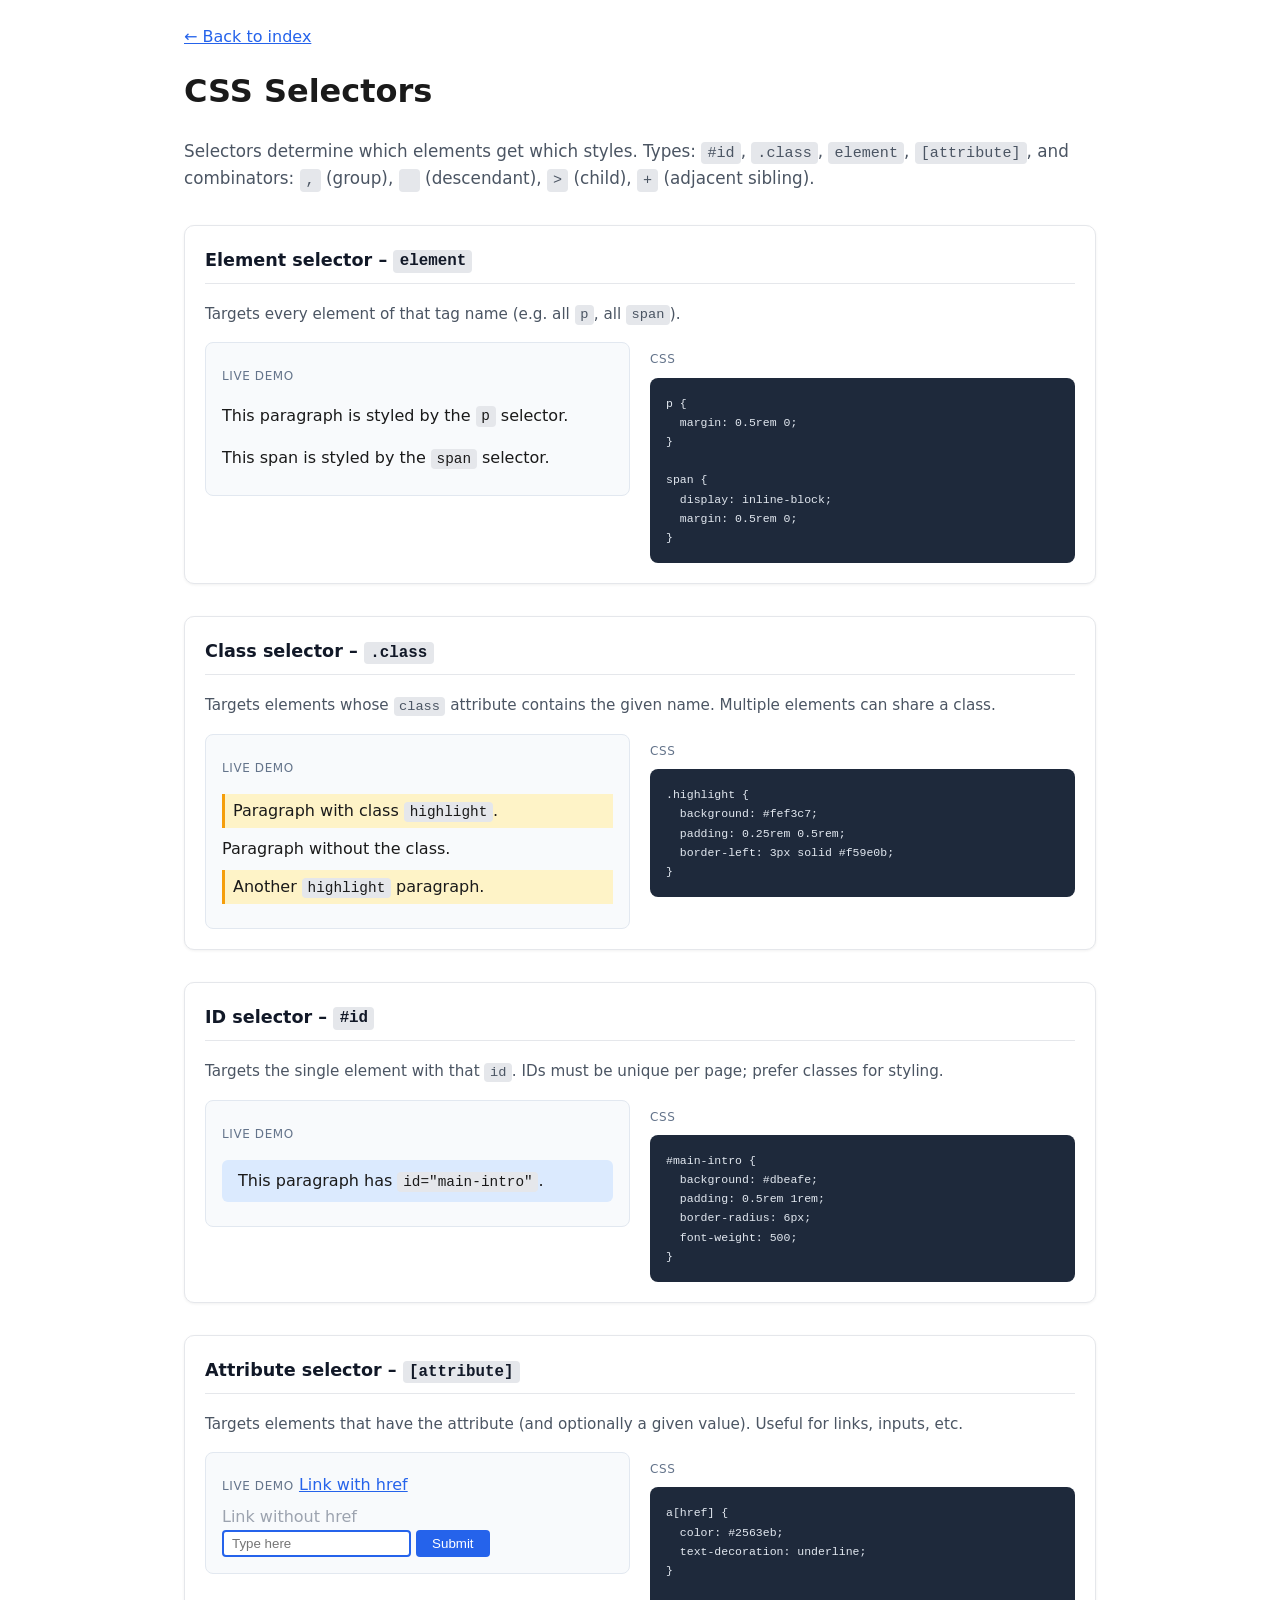
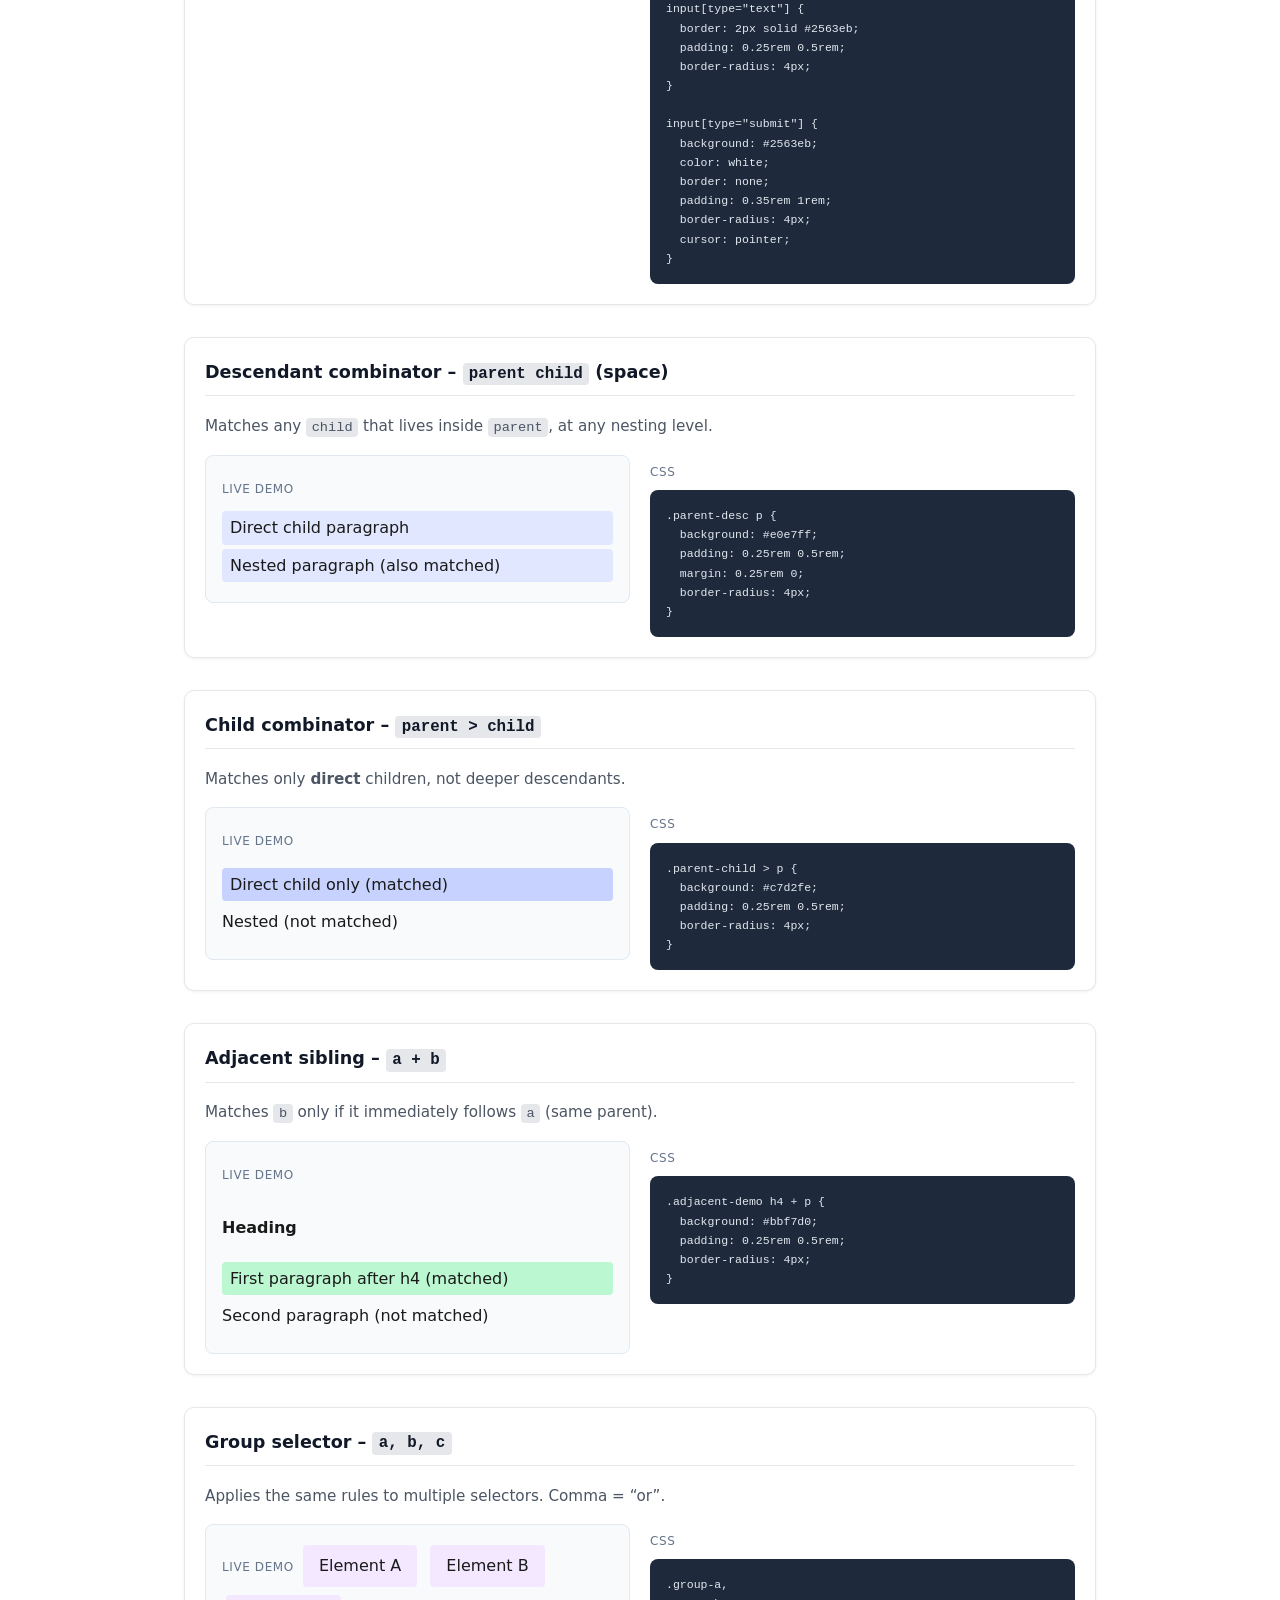
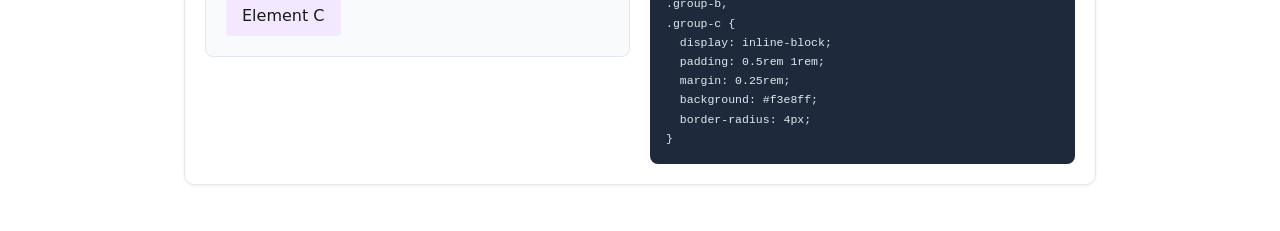
<file: html/selectors.html>
<!DOCTYPE html>
<html lang="en">
<head>
  <meta charset="UTF-8">
  <meta name="viewport" content="width=device-width, initial-scale=1.0">
  <title>CSS Selectors</title>
  <link rel="stylesheet" href="../css/base.css">
  <link rel="stylesheet" href="../css/selectors.css">
</head>
<body>
  <a href="index.html" class="back-link">← Back to index</a>
  <header>
    <h1>CSS Selectors</h1>
    <p>Selectors determine which elements get which styles. Types: <code>#id</code>, <code>.class</code>, <code>element</code>, <code>[attribute]</code>, and combinators: <code>,</code> (group), <code>&nbsp;</code> (descendant), <code>&gt;</code> (child), <code>+</code> (adjacent sibling).</p>
  </header>

  <section class="demo-section">
    <h3>Element selector – <code>element</code></h3>
    <p class="section-desc">Targets every element of that tag name (e.g. all <code>p</code>, all <code>span</code>).</p>
    <div class="demo-card">
      <div class="demo-preview">
        <span class="demo-preview-label">Live demo</span>
        <p>This paragraph is styled by the <code>p</code> selector.</p>
        <span>This span is styled by the <code>span</code> selector.</span>
      </div>
      <div class="code-panel">
        <span class="code-label">CSS</span>
        <pre class="code-block"><code>p {
  margin: 0.5rem 0;
}

span {
  display: inline-block;
  margin: 0.5rem 0;
}</code></pre>
      </div>
    </div>
  </section>

  <section class="demo-section">
    <h3>Class selector – <code>.class</code></h3>
    <p class="section-desc">Targets elements whose <code>class</code> attribute contains the given name. Multiple elements can share a class.</p>
    <div class="demo-card">
      <div class="demo-preview">
        <span class="demo-preview-label">Live demo</span>
        <p class="highlight">Paragraph with class <code>highlight</code>.</p>
        <p>Paragraph without the class.</p>
        <p class="highlight">Another <code>highlight</code> paragraph.</p>
      </div>
      <div class="code-panel">
        <span class="code-label">CSS</span>
        <pre class="code-block"><code>.highlight {
  background: #fef3c7;
  padding: 0.25rem 0.5rem;
  border-left: 3px solid #f59e0b;
}</code></pre>
      </div>
    </div>
  </section>

  <section class="demo-section">
    <h3>ID selector – <code>#id</code></h3>
    <p class="section-desc">Targets the single element with that <code>id</code>. IDs must be unique per page; prefer classes for styling.</p>
    <div class="demo-card">
      <div class="demo-preview">
        <span class="demo-preview-label">Live demo</span>
        <p id="main-intro">This paragraph has <code>id="main-intro"</code>.</p>
      </div>
      <div class="code-panel">
        <span class="code-label">CSS</span>
        <pre class="code-block"><code>#main-intro {
  background: #dbeafe;
  padding: 0.5rem 1rem;
  border-radius: 6px;
  font-weight: 500;
}</code></pre>
      </div>
    </div>
  </section>

  <section class="demo-section">
    <h3>Attribute selector – <code>[attribute]</code></h3>
    <p class="section-desc">Targets elements that have the attribute (and optionally a given value). Useful for links, inputs, etc.</p>
    <div class="demo-card">
      <div class="demo-preview">
        <span class="demo-preview-label">Live demo</span>
        <a href="https://example.com">Link with href</a><br>
        <a>Link without href</a><br>
        <input type="text" placeholder="Type here">
        <input type="submit" value="Submit">
      </div>
      <div class="code-panel">
        <span class="code-label">CSS</span>
        <pre class="code-block"><code>a[href] {
  color: #2563eb;
  text-decoration: underline;
}

input[type="text"] {
  border: 2px solid #2563eb;
  padding: 0.25rem 0.5rem;
  border-radius: 4px;
}

input[type="submit"] {
  background: #2563eb;
  color: white;
  border: none;
  padding: 0.35rem 1rem;
  border-radius: 4px;
  cursor: pointer;
}</code></pre>
      </div>
    </div>
  </section>

  <section class="demo-section">
    <h3>Descendant combinator – <code>parent child</code> (space)</h3>
    <p class="section-desc">Matches any <code>child</code> that lives inside <code>parent</code>, at any nesting level.</p>
    <div class="demo-card">
      <div class="demo-preview">
        <span class="demo-preview-label">Live demo</span>
        <div class="parent-desc">
          <p>Direct child paragraph</p>
          <div>
            <p>Nested paragraph (also matched)</p>
          </div>
        </div>
      </div>
      <div class="code-panel">
        <span class="code-label">CSS</span>
        <pre class="code-block"><code>.parent-desc p {
  background: #e0e7ff;
  padding: 0.25rem 0.5rem;
  margin: 0.25rem 0;
  border-radius: 4px;
}</code></pre>
      </div>
    </div>
  </section>

  <section class="demo-section">
    <h3>Child combinator – <code>parent &gt; child</code></h3>
    <p class="section-desc">Matches only <strong>direct</strong> children, not deeper descendants.</p>
    <div class="demo-card">
      <div class="demo-preview">
        <span class="demo-preview-label">Live demo</span>
        <div class="parent-child">
          <p>Direct child only (matched)</p>
          <div>
            <p>Nested (not matched)</p>
          </div>
        </div>
      </div>
      <div class="code-panel">
        <span class="code-label">CSS</span>
        <pre class="code-block"><code>.parent-child > p {
  background: #c7d2fe;
  padding: 0.25rem 0.5rem;
  border-radius: 4px;
}</code></pre>
      </div>
    </div>
  </section>

  <section class="demo-section">
    <h3>Adjacent sibling – <code>a + b</code></h3>
    <p class="section-desc">Matches <code>b</code> only if it immediately follows <code>a</code> (same parent).</p>
    <div class="demo-card">
      <div class="demo-preview">
        <span class="demo-preview-label">Live demo</span>
        <div class="adjacent-demo">
          <h4>Heading</h4>
          <p>First paragraph after h4 (matched)</p>
          <p>Second paragraph (not matched)</p>
        </div>
      </div>
      <div class="code-panel">
        <span class="code-label">CSS</span>
        <pre class="code-block"><code>.adjacent-demo h4 + p {
  background: #bbf7d0;
  padding: 0.25rem 0.5rem;
  border-radius: 4px;
}</code></pre>
      </div>
    </div>
  </section>

  <section class="demo-section">
    <h3>Group selector – <code>a, b, c</code></h3>
    <p class="section-desc">Applies the same rules to multiple selectors. Comma = “or”.</p>
    <div class="demo-card">
      <div class="demo-preview">
        <span class="demo-preview-label">Live demo</span>
        <p class="group-a">Element A</p>
        <span class="group-b">Element B</span>
        <div class="group-c">Element C</div>
      </div>
      <div class="code-panel">
        <span class="code-label">CSS</span>
        <pre class="code-block"><code>.group-a,
.group-b,
.group-c {
  display: inline-block;
  padding: 0.5rem 1rem;
  margin: 0.25rem;
  background: #f3e8ff;
  border-radius: 4px;
}</code></pre>
      </div>
    </div>
  </section>
</body>
</html>
</file>
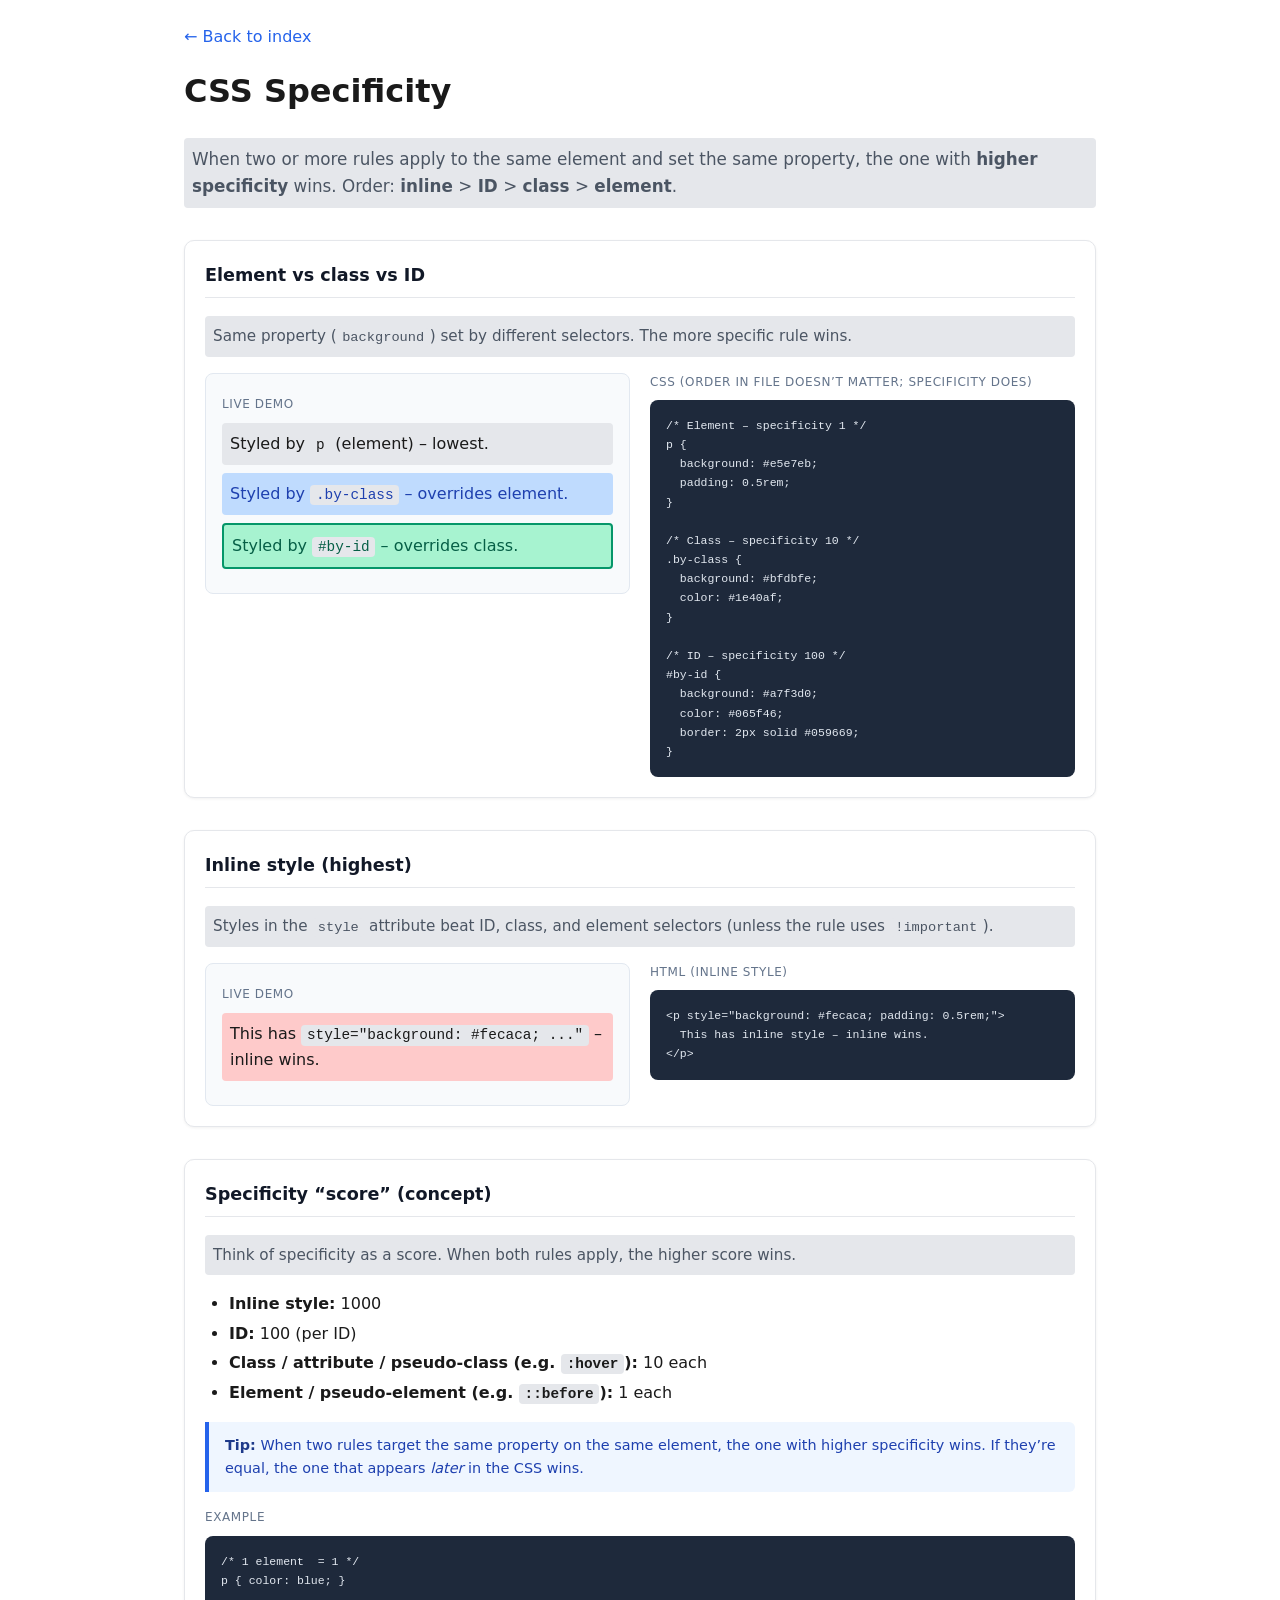
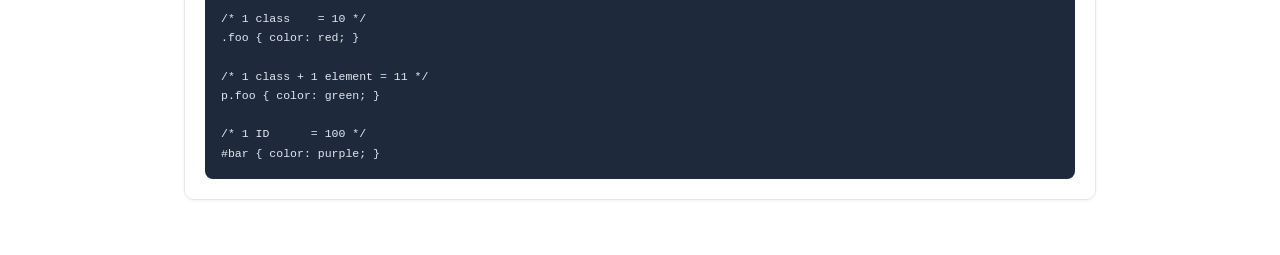
<file: html/specificity.html>
<!DOCTYPE html>
<html lang="en">
<head>
  <meta charset="UTF-8">
  <meta name="viewport" content="width=device-width, initial-scale=1.0">
  <title>CSS Specificity</title>
  <link rel="stylesheet" href="../css/base.css">
  <link rel="stylesheet" href="../css/specificity.css">
</head>
<body>
  <a href="index.html" class="back-link">← Back to index</a>
  <header>
    <h1>CSS Specificity</h1>
    <p>When two or more rules apply to the same element and set the same property, the one with <strong>higher specificity</strong> wins. Order: <strong>inline</strong> &gt; <strong>ID</strong> &gt; <strong>class</strong> &gt; <strong>element</strong>.</p>
  </header>

  <section class="demo-section">
    <h3>Element vs class vs ID</h3>
    <p class="section-desc">Same property (<code>background</code>) set by different selectors. The more specific rule wins.</p>
    <div class="demo-card">
      <div class="demo-preview">
        <span class="demo-preview-label">Live demo</span>
        <p>Styled by <code>p</code> (element) – lowest.</p>
        <p class="by-class">Styled by <code>.by-class</code> – overrides element.</p>
        <p class="by-class" id="by-id">Styled by <code>#by-id</code> – overrides class.</p>
      </div>
      <div class="code-panel">
        <span class="code-label">CSS (order in file doesn’t matter; specificity does)</span>
        <pre class="code-block"><code>/* Element – specificity 1 */
p {
  background: #e5e7eb;
  padding: 0.5rem;
}

/* Class – specificity 10 */
.by-class {
  background: #bfdbfe;
  color: #1e40af;
}

/* ID – specificity 100 */
#by-id {
  background: #a7f3d0;
  color: #065f46;
  border: 2px solid #059669;
}</code></pre>
      </div>
    </div>
  </section>

  <section class="demo-section">
    <h3>Inline style (highest)</h3>
    <p class="section-desc">Styles in the <code>style</code> attribute beat ID, class, and element selectors (unless the rule uses <code>!important</code>).</p>
    <div class="demo-card">
      <div class="demo-preview">
        <span class="demo-preview-label">Live demo</span>
        <p style="background: #fecaca; padding: 0.5rem;">
          This has <code>style="background: #fecaca; ..."</code> – inline wins.
        </p>
      </div>
      <div class="code-panel">
        <span class="code-label">HTML (inline style)</span>
        <pre class="code-block"><code>&lt;p style="background: #fecaca; padding: 0.5rem;"&gt;
  This has inline style – inline wins.
&lt;/p&gt;</code></pre>
      </div>
    </div>
  </section>

  <section class="demo-section">
    <h3>Specificity “score” (concept)</h3>
    <p class="section-desc">Think of specificity as a score. When both rules apply, the higher score wins.</p>
    <ul>
      <li><strong>Inline style:</strong> 1000</li>
      <li><strong>ID:</strong> 100 (per ID)</li>
      <li><strong>Class / attribute / pseudo-class (e.g. <code>:hover</code>):</strong> 10 each</li>
      <li><strong>Element / pseudo-element (e.g. <code>::before</code>):</strong> 1 each</li>
    </ul>
    <div class="tip-box">
      <strong>Tip:</strong> When two rules target the same property on the same element, the one with higher specificity wins. If they’re equal, the one that appears <em>later</em> in the CSS wins.
    </div>
    <div class="code-panel" style="margin-top: 1rem;">
      <span class="code-label">Example</span>
      <pre class="code-block"><code>/* 1 element  = 1 */
p { color: blue; }

/* 1 class    = 10 */
.foo { color: red; }

/* 1 class + 1 element = 11 */
p.foo { color: green; }

/* 1 ID      = 100 */
#bar { color: purple; }</code></pre>
    </div>
  </section>
</body>
</html>
</file>
<file: css/base.css>
/* Base styles shared across all demo pages */
* {
  box-sizing: border-box;
}

body {
  font-family: system-ui, -apple-system, sans-serif;
  line-height: 1.6;
  max-width: 960px;
  margin: 0 auto;
  padding: 1.5rem;
  color: #1a1a1a;
}

header h1 {
  margin-top: 0;
}

header p {
  color: #4b5563;
  font-size: 1.05rem;
}

.topic-nav {
  display: flex;
  flex-wrap: wrap;
  gap: 0.75rem;
}

.topic-nav a {
  display: inline-block;
  padding: 0.5rem 1rem;
  background: #2563eb;
  color: white;
  text-decoration: none;
  border-radius: 6px;
}

.topic-nav a:hover {
  background: #1d4ed8;
}

.back-link {
  display: inline-block;
  margin-bottom: 1rem;
  color: #2563eb;
  text-decoration: none;
}

.back-link:hover {
  text-decoration: underline;
}

/* Demo section with optional intro */
.demo-section {
  margin: 2rem 0;
  padding: 1.25rem;
  border: 1px solid #e5e7eb;
  border-radius: 10px;
  background: #fff;
  box-shadow: 0 1px 3px rgba(0,0,0,0.06);
}

.demo-section h3 {
  margin-top: 0;
  font-size: 1.1rem;
  color: #111827;
  padding-bottom: 0.5rem;
  border-bottom: 1px solid #e5e7eb;
}

.section-desc {
  color: #4b5563;
  margin: 0.5rem 0 1rem;
  font-size: 0.95rem;
}

/* Demo card: live preview + CSS code */
.demo-card {
  display: grid;
  grid-template-columns: 1fr 1fr;
  gap: 1.25rem;
  align-items: start;
  margin-top: 1rem;
}

@media (max-width: 700px) {
  .demo-card {
    grid-template-columns: 1fr;
  }
}

.demo-preview {
  padding: 1rem;
  background: #f8fafc;
  border: 1px solid #e2e8f0;
  border-radius: 8px;
  min-height: 60px;
}

.demo-preview-label {
  font-size: 0.75rem;
  text-transform: uppercase;
  letter-spacing: 0.05em;
  color: #64748b;
  margin-bottom: 0.5rem;
}

.code-panel {
  position: relative;
}

.code-panel .code-label {
  font-size: 0.75rem;
  text-transform: uppercase;
  letter-spacing: 0.05em;
  color: #64748b;
  margin-bottom: 0.5rem;
  display: block;
}

.code-block {
  background: #1e293b;
  color: #e2e8f0;
  padding: 1rem;
  border-radius: 8px;
  overflow-x: auto;
  font-family: ui-monospace, SFMono-Regular, "SF Mono", Menlo, monospace;
  font-size: 0.8rem;
  line-height: 1.5;
  margin: 0;
  white-space: pre;
}

.code-block .comment { color: #94a3b8; }
.code-block .selector { color: #f472b6; }
.code-block .property { color: #7dd3fc; }
.code-block .value { color: #86efac; }
.code-block .punctuation { color: #cbd5e1; }

/* Interactive control strip */
.control-strip {
  display: flex;
  flex-wrap: wrap;
  align-items: center;
  gap: 0.5rem;
  margin-bottom: 1rem;
}

.control-strip label {
  font-size: 0.9rem;
  color: #4b5563;
  margin-right: 0.25rem;
}

.control-strip .btn-group {
  display: flex;
  flex-wrap: wrap;
  gap: 0.35rem;
}

.control-strip button {
  padding: 0.4rem 0.75rem;
  font-size: 0.85rem;
  border: 1px solid #cbd5e1;
  background: #fff;
  border-radius: 6px;
  cursor: pointer;
  color: #475569;
}

.control-strip button:hover {
  background: #f1f5f9;
  border-color: #94a3b8;
}

.control-strip button.active {
  background: #2563eb;
  color: white;
  border-color: #2563eb;
}

/* Tip / info callout */
.tip-box {
  background: #eff6ff;
  border-left: 4px solid #2563eb;
  padding: 0.75rem 1rem;
  margin: 1rem 0;
  border-radius: 0 6px 6px 0;
  font-size: 0.9rem;
  color: #1e40af;
}

.tip-box strong { color: #1e3a8a; }

/* Hover-highlight for selectors (JS adds .highlight-match) */
[data-selector-hint]:hover {
  outline: 2px solid #2563eb;
  outline-offset: 2px;
}

code {
  background: #e5e7eb;
  padding: 0.15em 0.4em;
  border-radius: 4px;
  font-size: 0.9em;
  font-family: ui-monospace, SFMono-Regular, "SF Mono", Menlo, monospace;
}

pre {
  background: #1e293b;
  color: #e2e8f0;
  padding: 1rem;
  border-radius: 8px;
  overflow-x: auto;
  font-size: 0.8rem;
  font-family: ui-monospace, SFMono-Regular, "SF Mono", Menlo, monospace;
  line-height: 1.5;
}

pre code {
  background: none;
  padding: 0;
  color: inherit;
}

.demo-section ul {
  padding-left: 1.5rem;
  margin: 0.5rem 0;
}

.demo-section li {
  margin: 0.35rem 0;
}
</file>
<file: css/box-model.css>
/* ============================================
   BOX MODEL
   content, padding, border, margin
   ============================================ */

/* Visual demo: content + padding + border + margin */
.box-demo {
  margin: 2rem 0; /* outer margin */
  border: 4px dashed #f59e0b; /* border */
  padding: 24px; /* padding */
  background: #fef3c7; /* padding area color */
  max-width: 280px;
}

.box-content {
  background: #1e3a8a;
  color: white;
  padding: 1rem;
  text-align: center;
  font-weight: 600;
  border-radius: 4px;
}

.box-legend {
  display: flex;
  flex-wrap: wrap;
  gap: 1rem;
  margin-top: 1rem;
  font-size: 0.9rem;
}

.legend-content {
  padding: 0.25rem 0.5rem;
  background: #1e3a8a;
  color: white;
  border-radius: 4px;
}

.legend-padding {
  padding: 0.25rem 0.5rem;
  background: #fef3c7;
  border: 1px solid #f59e0b;
  border-radius: 4px;
}

.legend-border {
  padding: 0.25rem 0.5rem;
  background: transparent;
  border: 2px solid #f59e0b;
  border-radius: 4px;
}

.legend-margin {
  padding: 0.25rem 0.5rem;
  background: #e5e7eb;
  border: 1px dashed #9ca3af;
  border-radius: 4px;
}

/* Two boxes: different padding vs margin */
.box-a {
  width: 200px;
  padding: 24px;
  margin: 10px;
  border: 2px solid #2563eb;
  background: #dbeafe;
  border-radius: 6px;
}

.box-b {
  width: 200px;
  padding: 10px;
  margin: 24px;
  border: 2px solid #059669;
  background: #d1fae5;
  border-radius: 6px;
}

.demo-section ul {
  padding-left: 1.5rem;
}

.demo-section li {
  margin: 0.5rem 0;
}
</file>
<file: css/challenges.css>
/* Challenges page */
.challenges-header {
  margin-bottom: 2rem;
}

.challenges-header p {
  max-width: 42rem;
  color: #4b5563;
}

.challenges-header a {
  color: #2563eb;
  text-decoration: underline;
}

.challenge-intro {
  background: #eff6ff;
  border: 1px solid #bfdbfe;
  border-radius: 10px;
  padding: 1.25rem 1.5rem;
  margin-bottom: 2rem;
}

.challenge-intro h2 {
  margin-top: 0;
  font-size: 1.1rem;
  color: #1e40af;
}

.challenge-intro ul {
  margin: 0.5rem 0 0;
  padding-left: 1.5rem;
}

.challenge-intro li {
  margin: 0.35rem 0;
}

.challenges-list {
  display: flex;
  flex-direction: column;
  gap: 1.5rem;
}

.challenge-card {
  border: 1px solid #e5e7eb;
  border-radius: 10px;
  padding: 1.5rem;
  background: #fff;
  box-shadow: 0 1px 3px rgba(0, 0, 0, 0.06);
}

.challenge-card h3 {
  margin: 0 0 0.5rem;
  font-size: 1.25rem;
  color: #111827;
}

.challenge-meta {
  display: flex;
  flex-wrap: wrap;
  align-items: center;
  gap: 0.5rem;
  margin-bottom: 0.75rem;
}

.challenge-num {
  font-size: 0.8rem;
  font-weight: 600;
  color: #6b7280;
  text-transform: uppercase;
  letter-spacing: 0.03em;
}

.difficulty {
  font-size: 0.75rem;
  font-weight: 600;
  padding: 0.2rem 0.5rem;
  border-radius: 4px;
  text-transform: uppercase;
  letter-spacing: 0.03em;
}

.difficulty-beginner {
  background: #d1fae5;
  color: #065f46;
}

.difficulty-intermediate {
  background: #fef3c7;
  color: #92400e;
}

.time {
  font-size: 0.85rem;
  color: #6b7280;
}

.challenge-desc {
  margin: 0 0 1rem;
  color: #4b5563;
  line-height: 1.5;
}

/* Dummy / target UI previews */
.dummy-ui {
  margin: 1rem 0;
  padding: 1rem;
  background: #f8fafc;
  border: 1px dashed #cbd5e1;
  border-radius: 8px;
}

.dummy-label {
  display: block;
  font-size: 0.7rem;
  font-weight: 600;
  text-transform: uppercase;
  letter-spacing: 0.05em;
  color: #64748b;
  margin-bottom: 0.75rem;
}

/* 1: Profile card */
.dummy-ui-1 .dummy-card {
  max-width: 220px;
  padding: 1rem;
  border: 1px solid #e2e8f0;
  border-radius: 8px;
  margin: 0;
  background: #fff;
}

.dummy-ui-1 .dummy-card h4 {
  margin: 0 0 0.25rem;
  font-size: 1rem;
}

.dummy-ui-1 .dummy-role {
  margin: 0 0 0.5rem;
  font-size: 0.85rem;
  color: #64748b;
}

.dummy-ui-1 .dummy-bio {
  margin: 0;
  font-size: 0.85rem;
  color: #475569;
}

/* 2: Inline & block */
.dummy-ui-2 p {
  margin: 0 0 0.5rem;
  font-size: 0.9rem;
}

.dummy-ui-2 .dummy-highlight {
  background: #fef3c7;
  padding: 0.1em 0.35em;
  border-radius: 3px;
}

.dummy-ui-2 .dummy-quote {
  margin: 0.5rem 0 0;
  padding: 0.5rem 0 0.5rem 1rem;
  border-left: 3px solid #2563eb;
  background: #eff6ff;
  color: #1e40af;
  font-size: 0.9rem;
}

/* 3: Button row */
.dummy-ui-3 .dummy-btn-row {
  display: flex;
  gap: 0.5rem;
  justify-content: center;
  flex-wrap: wrap;
}

.dummy-ui-3 .dummy-btn {
  padding: 0.4rem 0.75rem;
  background: #2563eb;
  color: #fff;
  text-decoration: none;
  border-radius: 6px;
  font-size: 0.85rem;
}

/* 4: Feature grid */
.dummy-ui-4 .dummy-grid {
  display: grid;
  grid-template-columns: repeat(3, 1fr);
  gap: 0.5rem;
  max-width: 320px;
}

.dummy-ui-4 .dummy-grid-cell {
  padding: 0.6rem;
  border: 1px solid #e2e8f0;
  border-radius: 6px;
  background: #fff;
  font-size: 0.8rem;
}

.dummy-ui-4 .dummy-grid-cell strong {
  display: block;
  margin-bottom: 0.2rem;
}

/* 5: Page layout */
.dummy-ui-5 .dummy-page {
  border: 1px solid #e2e8f0;
  border-radius: 6px;
  overflow: hidden;
  max-width: 280px;
}

.dummy-ui-5 .dummy-page-header {
  padding: 0.5rem 1rem;
  background: #1e293b;
  color: #fff;
  font-size: 0.9rem;
  margin: 0;
}

.dummy-ui-5 .dummy-page-main {
  padding: 0.75rem 1rem;
  margin: 0;
  font-size: 0.85rem;
}

.dummy-ui-5 .dummy-page-main h4 {
  margin: 0 0 0.35rem;
  font-size: 0.95rem;
}

/* 6: Selector drill result */
.dummy-ui-6 .post {
  font-size: 0.85rem;
  max-width: 260px;
}

.dummy-ui-6 .post h2 {
  margin: 0 0 0.25rem;
  font-size: 1rem;
}

.dummy-ui-6 .post h2 + p {
  color: #1e40af;
  font-weight: 600;
}

.dummy-ui-6 .post a[href] {
  color: #2563eb;
  text-decoration: underline;
}

.dummy-ui-6 .post a:not([href]) {
  color: #94a3b8;
  text-decoration: none;
}

.dummy-ui-6 .post div p {
  background: #f1f5f9;
  padding: 0.25rem 0.5rem;
  border-radius: 4px;
  margin: 0.25rem 0 0;
}

/* 7: Named grid layout */
.dummy-ui-7 .dummy-dashboard {
  display: grid;
  grid-template-rows: auto 1fr auto;
  grid-template-columns: 60px 1fr;
  grid-template-areas:
    "header header"
    "side   main"
    "footer footer";
  gap: 2px;
  min-height: 120px;
  max-width: 260px;
  border: 1px solid #e2e8f0;
  border-radius: 6px;
  overflow: hidden;
}

.dummy-ui-7 .dummy-dash-header {
  grid-area: header;
  background: #6366f1;
  color: #fff;
  padding: 0.4rem 0.6rem;
  font-size: 0.8rem;
  margin: 0;
}

.dummy-ui-7 .dummy-dash-side {
  grid-area: side;
  background: #e0e7ff;
  padding: 0.4rem 0.6rem;
  font-size: 0.75rem;
  margin: 0;
}

.dummy-ui-7 .dummy-dash-main {
  grid-area: main;
  background: #f8fafc;
  padding: 0.4rem 0.6rem;
  font-size: 0.75rem;
  margin: 0;
}

.dummy-ui-7 .dummy-dash-footer {
  grid-area: footer;
  background: #cbd5e1;
  padding: 0.4rem 0.6rem;
  font-size: 0.75rem;
  margin: 0;
}

.challenge-concepts {
  font-size: 0.9rem;
  margin-bottom: 1rem;
  padding: 0.5rem 0;
  border-top: 1px solid #f3f4f6;
}

.challenge-concepts a {
  color: #2563eb;
  text-decoration: none;
}

.challenge-concepts a:hover {
  text-decoration: underline;
}

.challenge-task {
  margin-bottom: 1rem;
}

.challenge-task ul {
  margin: 0.35rem 0 0;
  padding-left: 1.5rem;
}

.challenge-task li {
  margin: 0.25rem 0;
}

.challenge-criteria {
  padding: 0.75rem 1rem;
  background: #f9fafb;
  border-radius: 6px;
  font-size: 0.9rem;
  margin-bottom: 0.75rem;
  border-left: 3px solid #2563eb;
}

.stretch {
  font-size: 0.85rem;
  color: #6b7280;
  font-style: italic;
  margin: 0;
}

.given-html {
  background: #1e293b;
  color: #e2e8f0;
  padding: 1rem;
  border-radius: 6px;
  overflow-x: auto;
  font-size: 0.8rem;
  margin: 0.5rem 0 1rem;
}

.given-html code {
  background: none;
  padding: 0;
  color: inherit;
}

.challenge-outro {
  margin-top: 2.5rem;
  padding: 1.25rem;
  background: #f0fdf4;
  border: 1px solid #bbf7d0;
  border-radius: 10px;
}

.challenge-outro h2 {
  margin-top: 0;
  font-size: 1.1rem;
  color: #166534;
}

.challenge-outro p {
  margin: 0;
  color: #15803d;
}
</file>
<file: css/display.css>
/* ============================================
   DISPLAY
   block, inline, flex, grid
   ============================================ */

/* Block: takes full width, stacks vertically (default for div, p, etc.) */
.block-demo {
  border: 2px solid #94a3b8;
  padding: 0.5rem;
  border-radius: 6px;
}

.block-item {
  display: block;
  background: #cbd5e1;
  padding: 0.5rem 1rem;
  margin: 0.25rem 0;
  border-radius: 4px;
}

/* Inline: sits in the line of text, width = content */
.inline-demo {
  margin: 0;
}

.inline-item {
  display: inline;
  background: #a5b4fc;
  padding: 0.15rem 0.5rem;
  border-radius: 4px;
  margin: 0 0.15rem;
}

/* Flex: one-dimensional layout (row or column) */
.flex-demo {
  display: flex;
  gap: 0.5rem;
  padding: 0.5rem;
  background: #e0e7ff;
  border-radius: 6px;
}

.flex-item {
  flex: 1;
  background: #6366f1;
  color: white;
  padding: 0.75rem;
  text-align: center;
  border-radius: 4px;
}

/* Grid: two-dimensional rows and columns */
.grid-demo {
  display: grid;
  grid-template-columns: 1fr 1fr;
  grid-template-rows: auto auto;
  gap: 0.5rem;
  padding: 0.5rem;
  background: #d1fae5;
  border-radius: 6px;
  max-width: 240px;
}

.grid-item {
  background: #059669;
  color: white;
  padding: 0.75rem;
  text-align: center;
  border-radius: 4px;
}
</file>
<file: css/flexbox.css>
/* ============================================
   FLEXBOX
   container, items, justify-content, align-items
   ============================================ */

/* Flex container – direct children become flex items */
.flex-container {
  display: flex;
  gap: 0.5rem;
  padding: 0.75rem;
  background: #e0e7ff;
  border-radius: 8px;
  margin: 0.5rem 0;
}

.flex-item {
  background: #6366f1;
  color: white;
  padding: 0.75rem 1rem;
  border-radius: 6px;
  min-width: 48px;
  text-align: center;
}

/* justify-content: main axis alignment */
.justify-start {
  justify-content: flex-start;
}

.justify-center {
  justify-content: center;
}

.justify-end {
  justify-content: flex-end;
}

.justify-between {
  justify-content: space-between;
}

/* align-items: cross axis alignment */
.align-center {
  align-items: center;
}

.tall {
  min-height: 100px;
}

.flex-item-tall {
  padding: 1.5rem 1rem;
}
</file>
<file: css/grid.css>
/* ============================================
   GRID
   rows, columns, areas
   ============================================ */

/* Basic grid: 2 rows × 3 columns */
.grid-basic {
  display: grid;
  grid-template-rows: auto auto;
  grid-template-columns: 1fr 1fr 1fr;
  gap: 0.5rem;
  padding: 0.75rem;
  background: #d1fae5;
  border-radius: 8px;
  max-width: 320px;
}

.grid-cell {
  background: #059669;
  color: white;
  padding: 0.75rem;
  text-align: center;
  border-radius: 6px;
}

/* Named areas – layout by area names */
.grid-areas {
  display: grid;
  grid-template-rows: auto 1fr auto;
  grid-template-columns: 120px 1fr;
  grid-template-areas:
    "header header"
    "side   main"
    "footer footer";
  gap: 0.5rem;
  min-height: 180px;
  padding: 0.5rem;
  background: #fef3c7;
  border-radius: 8px;
  max-width: 400px;
}

.area-header {
  grid-area: header;
  background: #f59e0b;
  color: white;
  padding: 0.5rem 1rem;
  border-radius: 6px;
}

.area-side {
  grid-area: side;
  background: #fcd34d;
  padding: 0.5rem 1rem;
  border-radius: 6px;
}

.area-main {
  grid-area: main;
  background: #fde68a;
  padding: 0.5rem 1rem;
  border-radius: 6px;
}

.area-footer {
  grid-area: footer;
  background: #f59e0b;
  color: white;
  padding: 0.5rem 1rem;
  border-radius: 6px;
}

/* fr and repeat */
.grid-fr {
  display: grid;
  grid-template-columns: repeat(3, 1fr);
  gap: 0.5rem;
  padding: 0.75rem;
  background: #e0e7ff;
  border-radius: 8px;
  max-width: 280px;
}

.grid-fr .grid-cell {
  background: #6366f1;
}

.grid-fr-static {
  max-width: 280px;
}
</file>
<file: css/selectors.css>
/* ============================================
   SELECTORS
   #id, .class, element, [attribute], combinators
   ============================================ */

/* Element selector – targets all elements of that type */
p {
  margin: 0.5rem 0;
}

span {
  display: inline-block;
  margin: 0.5rem 0;
}

/* Class selector – targets elements with that class */
.highlight {
  background: #fef3c7;
  padding: 0.25rem 0.5rem;
  border-left: 3px solid #f59e0b;
}

/* ID selector – targets the single element with that id */
#main-intro {
  background: #dbeafe;
  padding: 0.5rem 1rem;
  border-radius: 6px;
  font-weight: 500;
}

/* Attribute selector – targets elements that have the attribute */
a[href] {
  color: #2563eb;
  text-decoration: underline;
}

a:not([href]) {
  color: #9ca3af;
  cursor: default;
}

input[type="text"] {
  border: 2px solid #2563eb;
  padding: 0.25rem 0.5rem;
  border-radius: 4px;
}

input[type="submit"] {
  background: #2563eb;
  color: white;
  border: none;
  padding: 0.35rem 1rem;
  border-radius: 4px;
  cursor: pointer;
}

/* Descendant combinator (space) – any descendant */
.parent-desc p {
  background: #e0e7ff;
  padding: 0.25rem 0.5rem;
  margin: 0.25rem 0;
  border-radius: 4px;
}

/* Child combinator (>) – direct children only */
.parent-child > p {
  background: #c7d2fe;
  padding: 0.25rem 0.5rem;
  border-radius: 4px;
}

/* Adjacent sibling combinator (+) – immediately following sibling */
.adjacent-demo h4 + p {
  background: #bbf7d0;
  padding: 0.25rem 0.5rem;
  border-radius: 4px;
}

/* Group selector (,) – same rules for multiple selectors */
.group-a,
.group-b,
.group-c {
  display: inline-block;
  padding: 0.5rem 1rem;
  margin: 0.25rem;
  background: #f3e8ff;
  border-radius: 4px;
}
</file>
<file: css/specificity.css>
/* ============================================
   SPECIFICITY
   inline > ID > class > element
   ============================================ */

/* Element – specificity 1 (lowest of these) */
p {
  background: #e5e7eb;
  padding: 0.5rem;
  border-radius: 4px;
  margin: 0.5rem 0;
}

/* Class – specificity 10 (beats element) */
.by-class {
  background: #bfdbfe;
  color: #1e40af;
}

/* ID – specificity 100 (beats class and element) */
#by-id {
  background: #a7f3d0;
  color: #065f46;
  border: 2px solid #059669;
}

/* Inline styles in HTML have higher specificity than ID;
   we don't override the inline example here to show that. */

.specificity-note {
  background: #fef3c7;
  border-left: 4px solid #f59e0b;
  padding: 0.5rem 1rem;
  margin-top: 1rem;
}

.specificity-note code {
  background: #fde68a;
}

.demo-section ul {
  margin: 0.5rem 0;
  padding-left: 1.5rem;
}

.demo-section li {
  margin: 0.25rem 0;
}
</file>
